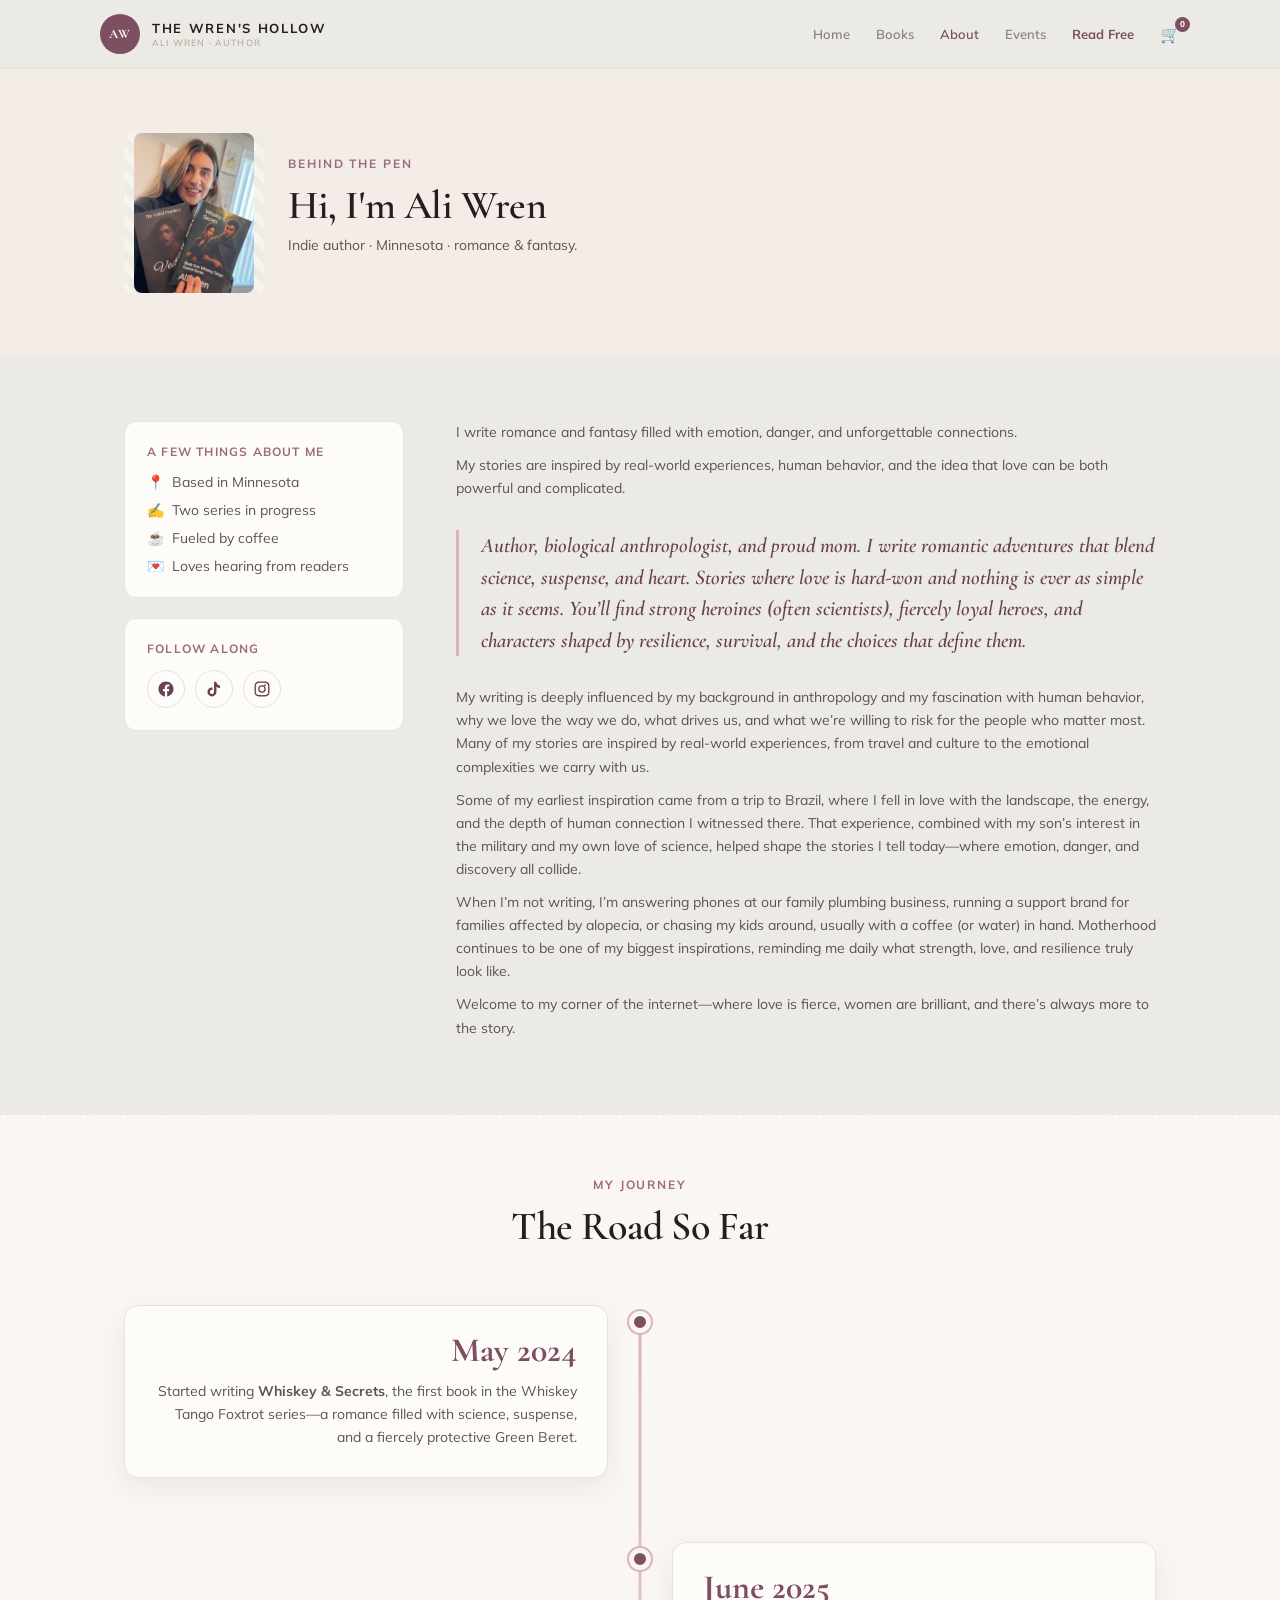
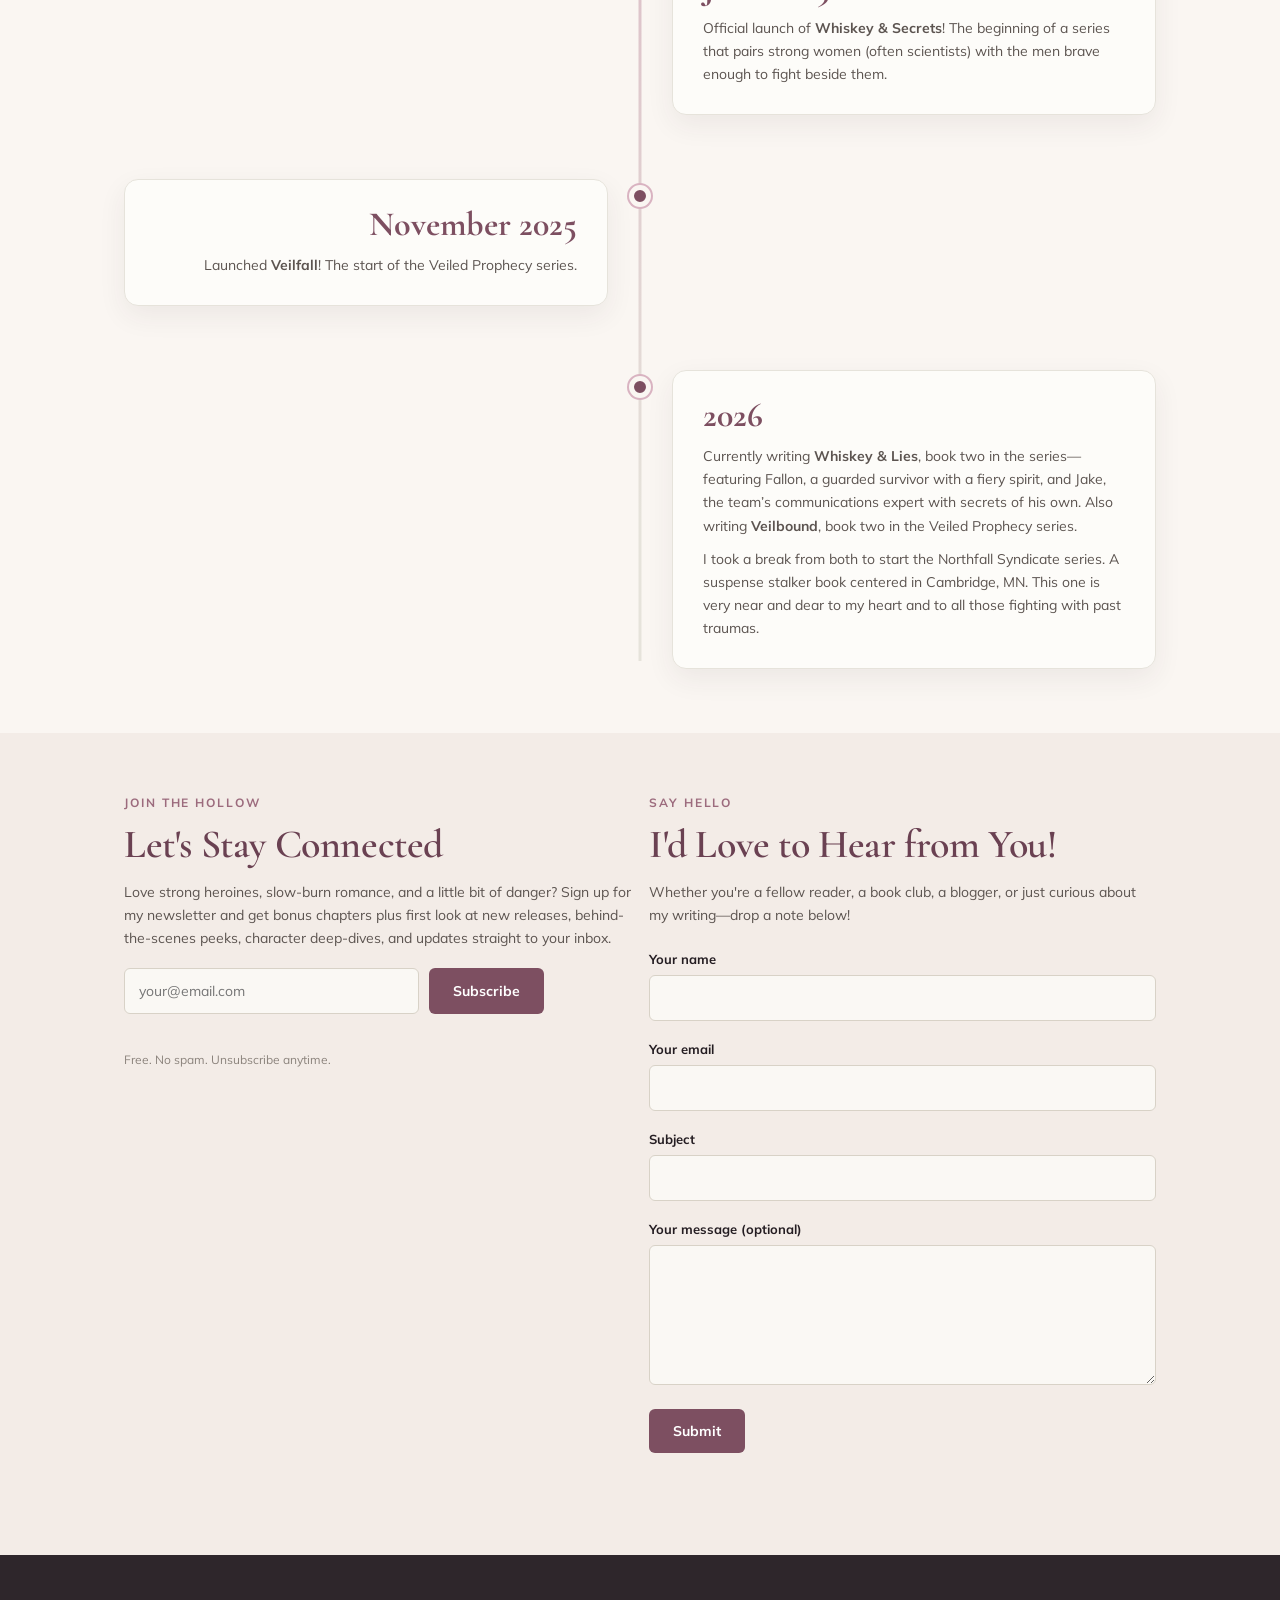
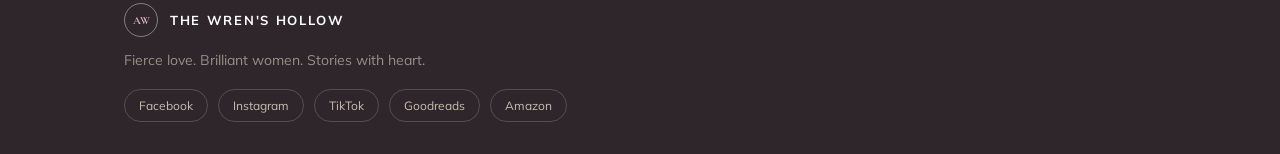
<file: site/about.html>
<!DOCTYPE html>
<html lang="en">
<head>
<meta charset="UTF-8">
<meta name="viewport" content="width=device-width, initial-scale=1.0">
<title>About — Behind the Pen — The Wren's Hollow</title>
<meta name="description" content="Meet Ali Wren, indie author from Minnesota writing romance and fantasy full of emotion, danger, and unforgettable connections.">
<link rel="preconnect" href="https://fonts.googleapis.com">
<link rel="preconnect" href="https://fonts.gstatic.com" crossorigin>
<link href="https://fonts.googleapis.com/css2?family=Cormorant+Garamond:wght@500;600;700&family=Mulish:wght@400;600;700;800&display=swap" rel="stylesheet">
<link rel="stylesheet" href="css/styles.css">
</head>
<body>
<a class="skip-link" href="#main">Skip to content</a>

<header class="site-header">
  <div class="wrap nav">
    <a class="nav__brand" href="index.html">
      <span class="nav__mark">AW</span>
      <span class="nav__word">
        <span class="nav__title">THE WREN'S HOLLOW</span>
        <span class="nav__sub">Ali Wren · Author</span>
      </span>
    </a>
    <button class="nav__toggle" id="navToggle" aria-expanded="false" aria-controls="navLinks" aria-label="Toggle menu">
      <span></span><span></span><span></span>
    </button>
    <nav class="nav__links" id="navLinks">
      <a class="nav__link" href="index.html">Home</a>
      <a class="nav__link" href="shop.html">Books</a>
      <a class="nav__link is-active" href="about.html">About</a>
      <a class="nav__link" href="events-appearances.html">Events</a>
      <a class="nav__link nav__link--cta" href="the-veiled-prophecy.html">Read Free</a>
      <a class="nav__link nav__cart" href="shop.html" aria-label="Cart">🛒<span class="nav__cart-count" id="cartCount">0</span></a>
    </nav>
  </div>
</header>

<main id="main">

  <section class="sec sec--cream2">
    <div class="wrap bio-row">
      <div class="ph-box"><img src="images/photos/ali-wren-portrait.jpg" alt="Ali Wren author portrait" style="width:140px;height:160px;object-fit:cover;border-radius:8px;"></div>
      <div>
        <p class="eyebrow">Behind the pen</p>
        <h1 class="h-lg">Hi, I'm Ali Wren</h1>
        <p class="txt" style="margin-top:6px;">Indie author · Minnesota · romance &amp; fantasy.</p>
      </div>
    </div>
  </section>

  <section class="sec">
    <div class="wrap about-columns">
      <aside class="about-columns__aside">
        <div class="aside-card">
          <h3>A few things about me</h3>
          <div class="aside-card__facts">
            <div><span class="ico">📍</span>Based in Minnesota</div>
            <div><span class="ico">✍️</span>Two series in progress</div>
            <div><span class="ico">☕</span>Fueled by coffee</div>
            <div><span class="ico">💌</span>Loves hearing from readers</div>
          </div>
        </div>
        <div class="aside-card">
          <h3>Follow along</h3>
          <div class="soc soc--light soc--icons">
            <a href="https://www.facebook.com/share/18DP2c832v/" target="_blank" rel="noopener" aria-label="Facebook">
              <svg viewBox="0 0 24 24" aria-hidden="true"><path d="M22 12.06C22 6.5 17.52 2 12 2S2 6.5 2 12.06c0 5.02 3.66 9.18 8.44 9.94v-7.03H7.9v-2.91h2.54V9.85c0-2.51 1.49-3.9 3.77-3.9 1.09 0 2.24.2 2.24.2v2.46H15.2c-1.24 0-1.63.77-1.63 1.56v1.89h2.78l-.44 2.91h-2.34V22c4.78-.76 8.44-4.92 8.44-9.94Z"/></svg>
              <span class="sr-only">Facebook</span>
            </a>
            <a href="https://www.tiktok.com/@aliwrenauthor" target="_blank" rel="noopener" aria-label="TikTok">
              <svg viewBox="0 0 24 24" aria-hidden="true"><path d="M16.6 5.82c-.9-.98-1.4-2.26-1.4-3.57h-3.15v13.7c0 1.55-1.26 2.8-2.8 2.8a2.8 2.8 0 0 1-2.8-2.8 2.8 2.8 0 0 1 2.8-2.8c.29 0 .57.04.83.13V9.94a6.02 6.02 0 0 0-.83-.06 6 6 0 0 0-6 6 6 6 0 0 0 6 6 6 6 0 0 0 6-6V8.98a8.3 8.3 0 0 0 4.85 1.56V7.4a4.8 4.8 0 0 1-3.5-1.58Z"/></svg>
              <span class="sr-only">TikTok</span>
            </a>
            <a href="https://www.instagram.com/aliwrenauthor" target="_blank" rel="noopener" aria-label="Instagram">
              <svg viewBox="0 0 24 24" aria-hidden="true"><path d="M12 2c-2.72 0-3.06.01-4.12.06-1.06.05-1.79.22-2.43.47-.66.26-1.22.6-1.77 1.16-.56.55-.9 1.11-1.16 1.77-.25.64-.42 1.37-.47 2.43C2 8.94 2 9.28 2 12s.01 3.06.06 4.12c.05 1.06.22 1.79.47 2.43.26.66.6 1.22 1.16 1.77.55.56 1.11.9 1.77 1.16.64.25 1.37.42 2.43.47C8.94 22 9.28 22 12 22s3.06-.01 4.12-.06c1.06-.05 1.79-.22 2.43-.47.66-.26 1.22-.6 1.77-1.16.56-.55.9-1.11 1.16-1.77.25-.64.42-1.37.47-2.43.05-1.06.06-1.4.06-4.12s-.01-3.06-.06-4.12c-.05-1.06-.22-1.79-.47-2.43a4.9 4.9 0 0 0-1.16-1.77 4.9 4.9 0 0 0-1.77-1.16c-.64-.25-1.37-.42-2.43-.47C15.06 2.01 14.72 2 12 2Zm0 1.8c2.67 0 2.99.01 4.04.06.98.04 1.5.2 1.86.34.47.18.8.4 1.15.75.35.35.57.68.75 1.15.14.36.3.88.34 1.86.05 1.05.06 1.37.06 4.04s-.01 2.99-.06 4.04c-.04.98-.2 1.5-.34 1.86-.18.47-.4.8-.75 1.15-.35.35-.68.57-1.15.75-.36.14-.88.3-1.86.34-1.05.05-1.37.06-4.04.06s-2.99-.01-4.04-.06c-.98-.04-1.5-.2-1.86-.34a3.1 3.1 0 0 1-1.15-.75 3.1 3.1 0 0 1-.75-1.15c-.14-.36-.3-.88-.34-1.86C3.81 14.99 3.8 14.67 3.8 12s.01-2.99.06-4.04c.04-.98.2-1.5.34-1.86.18-.47.4-.8.75-1.15.35-.35.68-.57 1.15-.75.36-.14.88-.3 1.86-.34C9.01 3.81 9.33 3.8 12 3.8Zm0 3.15a5.05 5.05 0 1 0 0 10.1 5.05 5.05 0 0 0 0-10.1Zm0 8.33a3.28 3.28 0 1 1 0-6.56 3.28 3.28 0 0 1 0 6.56Zm5.24-8.53a1.18 1.18 0 1 1-2.36 0 1.18 1.18 0 0 1 2.36 0Z"/></svg>
              <span class="sr-only">Instagram</span>
            </a>
          </div>
        </div>
      </aside>
      <div>
        <p class="txt">I write romance and fantasy filled with emotion, danger, and unforgettable connections.</p>
        <p class="txt">My stories are inspired by real-world experiences, human behavior, and the idea that love can be both powerful and complicated.</p>
        <p class="pull-quote">Author, biological anthropologist, and proud mom. I write romantic adventures that blend science, suspense, and heart. Stories where love is hard-won and nothing is ever as simple as it seems. You’ll find strong heroines (often scientists), fiercely loyal heroes, and characters shaped by resilience, survival, and the choices that define them.</p>
        <p class="txt">My writing is deeply influenced by my background in anthropology and my fascination with human behavior, why we love the way we do, what drives us, and what we’re willing to risk for the people who matter most. Many of my stories are inspired by real-world experiences, from travel and culture to the emotional complexities we carry with us.</p>
        <p class="txt">Some of my earliest inspiration came from a trip to Brazil, where I fell in love with the landscape, the energy, and the depth of human connection I witnessed there. That experience, combined with my son’s interest in the military and my own love of science, helped shape the stories I tell today—where emotion, danger, and discovery all collide.</p>
        <p class="txt">When I’m not writing, I’m answering phones at our family plumbing business, running a support brand for families affected by alopecia, or chasing my kids around, usually with a coffee (or water) in hand. Motherhood continues to be one of my biggest inspirations, reminding me daily what strength, love, and resilience truly look like.</p>
        <p class="txt">Welcome to my corner of the internet—where love is fierce, women are brilliant, and there’s always more to the story.</p>
      </div>
    </div>
  </section>

  <section class="sec sec--cream sec--dashed-top">
    <div class="wrap sec--center">
      <p class="eyebrow">My Journey</p>
      <h2 class="h-lg">The Road So Far</h2>
    </div>
    <div class="wrap">
      <div class="timeline">
        <div class="timeline__item">
          <div class="timeline__spacer"></div>
          <div class="timeline__node"></div>
          <div class="timeline__card">
            <p class="timeline__date">May 2024</p>
            <div class="timeline__content">
              <p class="txt">Started writing <strong>Whiskey &amp; Secrets</strong>, the first book in the Whiskey Tango Foxtrot series—a romance filled with science, suspense, and a fiercely protective Green Beret.</p>
            </div>
          </div>
        </div>
        <div class="timeline__item">
          <div class="timeline__card">
            <p class="timeline__date">June 2025</p>
            <div class="timeline__content">
              <p class="txt">Official launch of <strong>Whiskey &amp; Secrets</strong>! The beginning of a series that pairs strong women (often scientists) with the men brave enough to fight beside them.</p>
            </div>
          </div>
          <div class="timeline__node"></div>
          <div class="timeline__spacer"></div>
        </div>
        <div class="timeline__item">
          <div class="timeline__spacer"></div>
          <div class="timeline__node"></div>
          <div class="timeline__card">
            <p class="timeline__date">November 2025</p>
            <div class="timeline__content">
              <p class="txt">Launched <strong>Veilfall</strong>! The start of the Veiled Prophecy series.</p>
            </div>
          </div>
        </div>
        <div class="timeline__item">
          <div class="timeline__card">
            <p class="timeline__date">2026</p>
            <div class="timeline__content">
              <p class="txt">Currently writing <strong>Whiskey &amp; Lies</strong>, book two in the series—featuring Fallon, a guarded survivor with a fiery spirit, and Jake, the team’s communications expert with secrets of his own. Also writing <strong>Veilbound</strong>, book two in the Veiled Prophecy series.</p>
              <p class="txt">I took a break from both to start the Northfall Syndicate series. A suspense stalker book centered in Cambridge, MN. This one is very near and dear to my heart and to all those fighting with past traumas.</p>
            </div>
          </div>
          <div class="timeline__node"></div>
          <div class="timeline__spacer"></div>
        </div>
      </div>
    </div>
  </section>

  <section class="sec sec--cream2">
    <div class="wrap grid-2 contact-grid">
      <div>
        <p class="eyebrow">Join the Hollow</p>
        <h2 class="h-lg" style="color:var(--plum-deep);">Let's Stay Connected</h2>
        <p class="txt" style="margin-top:14px;">Love strong heroines, slow-burn romance, and a little bit of danger? Sign up for my newsletter and get bonus chapters plus first look at new releases, behind-the-scenes peeks, character deep-dives, and updates straight to your inbox.</p>
        <form class="newsletter-form" id="newsletterForm">
          <input class="field" type="email" placeholder="your@email.com" required aria-label="Email address">
          <button class="btn" type="submit">Subscribe</button>
        </form>
        <p class="form-status" id="newsletterStatus"></p>
        <p class="form-note">Free. No spam. Unsubscribe anytime.</p>
      </div>
      <div>
        <p class="eyebrow">Say hello</p>
        <h2 class="h-lg" style="color:var(--plum-deep);">I'd Love to Hear from You!</h2>
        <p class="txt" style="margin-top:14px;">Whether you're a fellow reader, a book club, a blogger, or just curious about my writing—drop a note below!</p>
        <form class="optin-form" id="contactForm">
          <div class="optin-row">
            <label class="optin-label" for="contactName">Your name</label>
            <input class="field" id="contactName" name="name" type="text" required autocomplete="name">
          </div>
          <div class="optin-row">
            <label class="optin-label" for="contactEmail">Your email</label>
            <input class="field" id="contactEmail" name="email" type="email" required autocomplete="email">
          </div>
          <div class="optin-row">
            <label class="optin-label" for="contactSubject">Subject</label>
            <input class="field" id="contactSubject" name="subject" type="text">
          </div>
          <div class="optin-row">
            <label class="optin-label" for="contactMessage">Your message (optional)</label>
            <textarea class="field" id="contactMessage" name="message" rows="5"></textarea>
          </div>
          <button class="btn" type="submit">Submit</button>
        </form>
        <p class="form-status" id="contactStatus"></p>
      </div>
    </div>
  </section>

</main>

<footer class="site-footer">
  <div class="wrap">
    <div class="footer-top">
      <span class="footer-mark">AW</span>
      <span class="nav__title" style="color:#fff;">THE WREN'S HOLLOW</span>
    </div>
    <p class="footer-tagline">Fierce love. Brilliant women. Stories with heart.</p>
    <div class="soc">
      <a href="https://www.facebook.com/share/18DP2c832v/" target="_blank" rel="noopener">Facebook</a>
      <a href="https://www.instagram.com/aliwrenauthor" target="_blank" rel="noopener">Instagram</a>
      <a href="https://www.tiktok.com/@aliwrenauthor" target="_blank" rel="noopener">TikTok</a>
      <a href="https://www.goodreads.com/author/show/14986224.Ali_Wren" target="_blank" rel="noopener">Goodreads</a>
      <a href="https://www.amazon.com/s?k=ali+wren+author" target="_blank" rel="noopener">Amazon</a>
    </div>
  </div>
</footer>

<script src="js/main.js"></script>
</body>
</html>
</file>
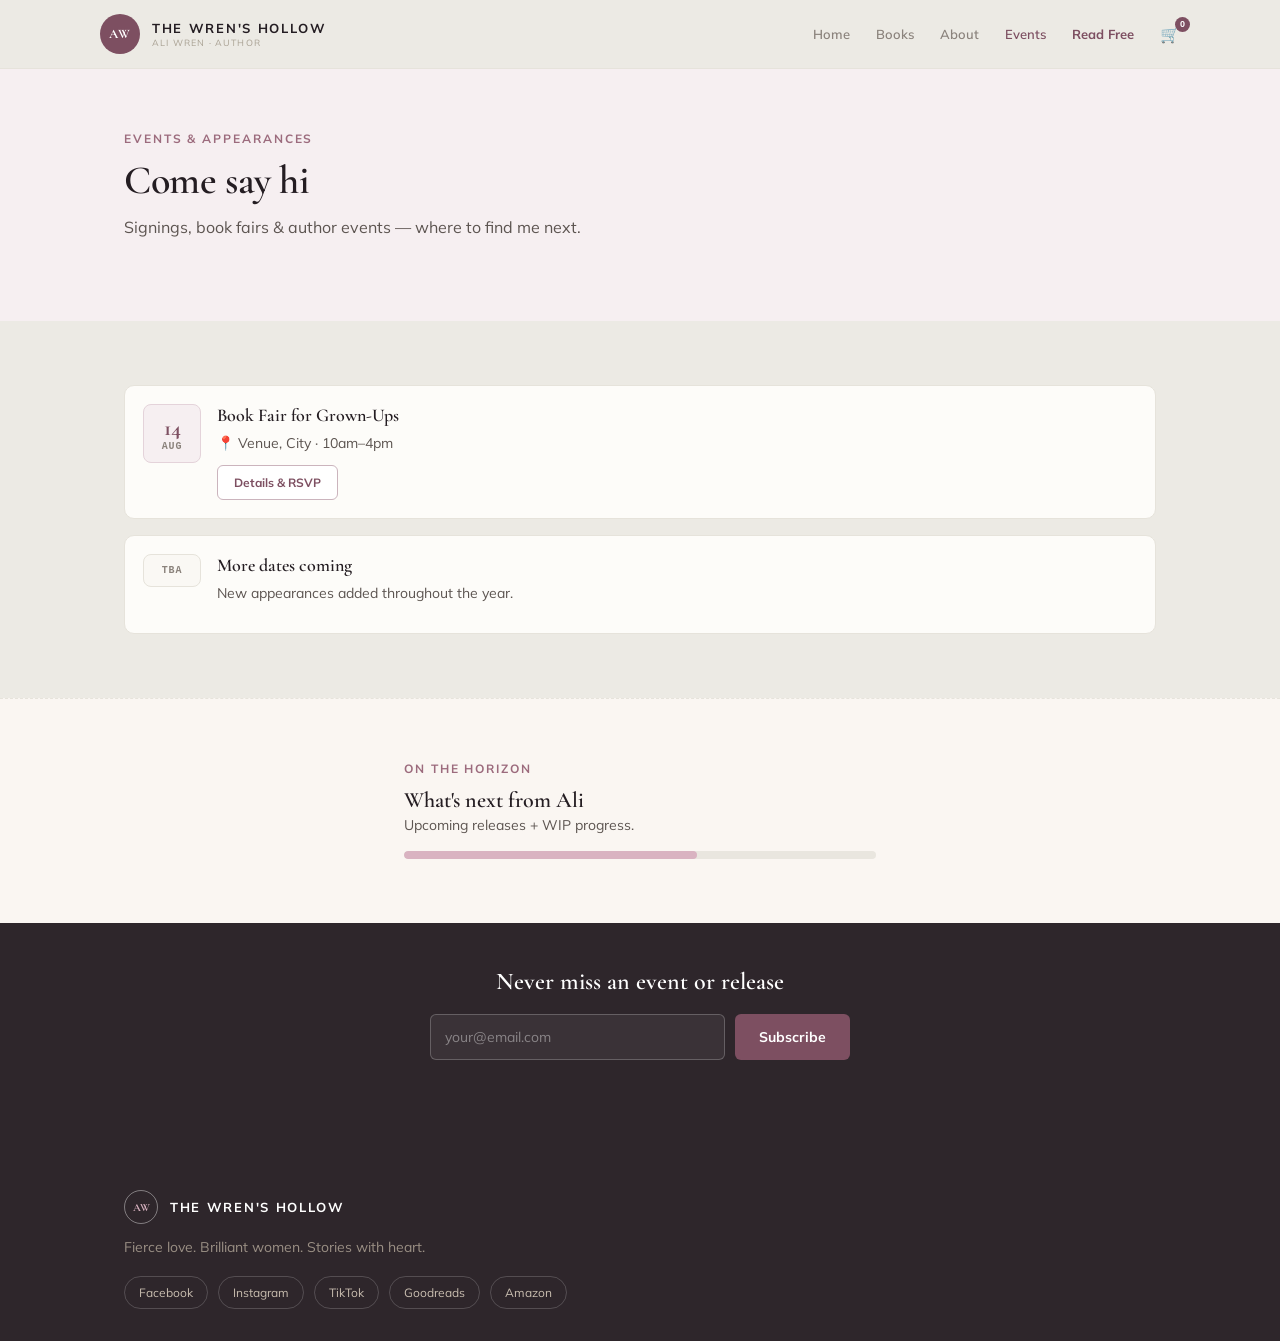
<file: site/events-appearances.html>
<!DOCTYPE html>
<html lang="en">
<head>
<meta charset="UTF-8">
<meta name="viewport" content="width=device-width, initial-scale=1.0">
<title>Events &amp; Appearances — The Wren's Hollow</title>
<meta name="description" content="Signings, book fairs, and author events — where to find Ali Wren next.">
<link rel="preconnect" href="https://fonts.googleapis.com">
<link rel="preconnect" href="https://fonts.gstatic.com" crossorigin>
<link href="https://fonts.googleapis.com/css2?family=Cormorant+Garamond:wght@500;600;700&family=Mulish:wght@400;600;700;800&display=swap" rel="stylesheet">
<link rel="stylesheet" href="css/styles.css">
</head>
<body>
<a class="skip-link" href="#main">Skip to content</a>

<header class="site-header">
  <div class="wrap nav">
    <a class="nav__brand" href="index.html">
      <span class="nav__mark">AW</span>
      <span class="nav__word">
        <span class="nav__title">THE WREN'S HOLLOW</span>
        <span class="nav__sub">Ali Wren · Author</span>
      </span>
    </a>
    <button class="nav__toggle" id="navToggle" aria-expanded="false" aria-controls="navLinks" aria-label="Toggle menu">
      <span></span><span></span><span></span>
    </button>
    <nav class="nav__links" id="navLinks">
      <a class="nav__link" href="index.html">Home</a>
      <a class="nav__link" href="shop.html">Books</a>
      <a class="nav__link" href="about.html">About</a>
      <a class="nav__link is-active" href="events-appearances.html">Events</a>
      <a class="nav__link nav__link--cta" href="the-veiled-prophecy.html">Read Free</a>
      <a class="nav__link nav__cart" href="shop.html" aria-label="Cart">🛒<span class="nav__cart-count" id="cartCount">0</span></a>
    </nav>
  </div>
</header>

<main id="main">

  <section class="sec sec--pink">
    <div class="wrap">
      <p class="eyebrow">Events &amp; appearances</p>
      <h1 class="h-lg">Come say hi</h1>
      <p class="lede" style="margin-top:12px;">Signings, book fairs &amp; author events — where to find me next.</p>
    </div>
  </section>

  <section class="sec">
    <div class="wrap">
      <div class="card event-card">
        <div class="event-date">
          <div class="event-date__day">14</div>
          <div class="event-date__mon">AUG</div>
        </div>
        <div>
          <h3>Book Fair for Grown-Ups</h3>
          <p class="txt">📍 Venue, City · 10am–4pm</p>
          <a class="btn btn--outline btn--sm" href="#">Details &amp; RSVP</a>
        </div>
      </div>
      <div class="card event-card">
        <div class="event-date event-date--tba">
          <div class="event-date__mon" style="color:var(--text-muted);">TBA</div>
        </div>
        <div>
          <h3>More dates coming</h3>
          <p class="txt">New appearances added throughout the year.</p>
        </div>
      </div>
    </div>
  </section>

  <section class="sec sec--cream sec--dashed-top">
    <div class="wrap" style="max-width:520px;">
      <p class="eyebrow">On the horizon</p>
      <h3 class="h-md">What's next from Ali</h3>
      <p class="txt">Upcoming releases + WIP progress.</p>
      <div class="progress-track"><div class="progress-fill" style="width:62%"></div></div>
    </div>
  </section>

  <section class="sec sec--tight sec--dark">
    <div class="wrap sec--center">
      <h2 class="h-md" style="color:#fff;">Never miss an event or release</h2>
      <form class="newsletter-form" id="newsletterForm" style="margin-left:auto;margin-right:auto;">
        <input class="field" type="email" placeholder="your@email.com" required aria-label="Email address">
        <button class="btn" type="submit">Subscribe</button>
      </form>
      <p class="form-status" id="newsletterStatus"></p>
    </div>
  </section>

</main>

<footer class="site-footer">
  <div class="wrap">
    <div class="footer-top">
      <span class="footer-mark">AW</span>
      <span class="nav__title" style="color:#fff;">THE WREN'S HOLLOW</span>
    </div>
    <p class="footer-tagline">Fierce love. Brilliant women. Stories with heart.</p>
    <div class="soc">
      <a href="https://www.facebook.com/share/18DP2c832v/" target="_blank" rel="noopener">Facebook</a>
      <a href="https://www.instagram.com/aliwrenauthor" target="_blank" rel="noopener">Instagram</a>
      <a href="https://www.tiktok.com/@aliwrenauthor" target="_blank" rel="noopener">TikTok</a>
      <a href="https://www.goodreads.com/author/show/14986224.Ali_Wren" target="_blank" rel="noopener">Goodreads</a>
      <a href="https://www.amazon.com/s?k=ali+wren+author" target="_blank" rel="noopener">Amazon</a>
    </div>
  </div>
</footer>

<script src="js/main.js"></script>
</body>
</html>
</file>
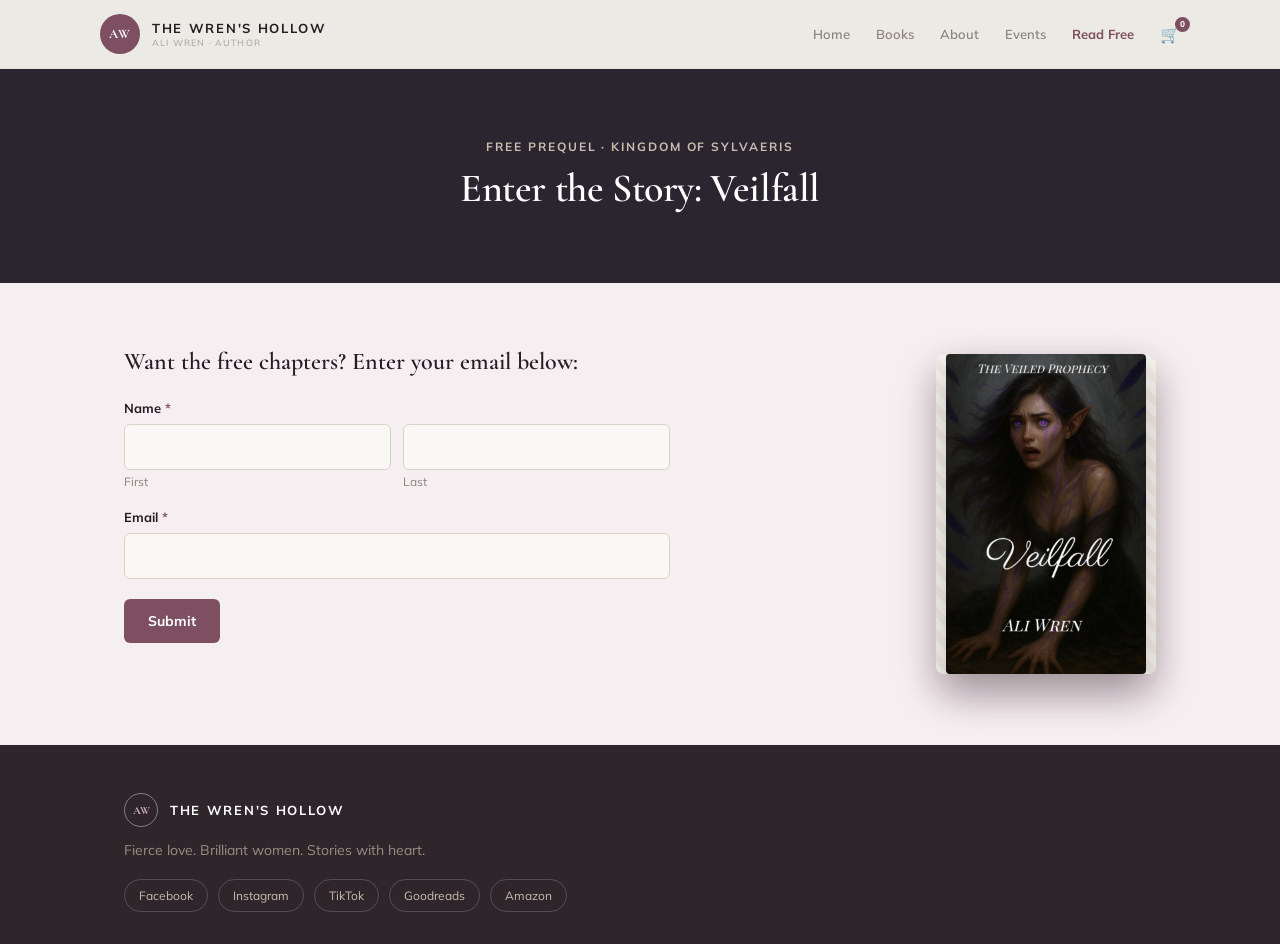
<file: site/veilfall.html>
<!DOCTYPE html>
<html lang="en">
<head>
<meta charset="UTF-8">
<meta name="viewport" content="width=device-width, initial-scale=1.0">
<title>Enter the Story: Veilfall — The Wren's Hollow</title>
<meta name="description" content="She thought she was human. The fae realm knows better. Get the free first chapters of Veilfall, delivered to your inbox.">
<link rel="preconnect" href="https://fonts.googleapis.com">
<link rel="preconnect" href="https://fonts.gstatic.com" crossorigin>
<link href="https://fonts.googleapis.com/css2?family=Cormorant+Garamond:wght@500;600;700&family=Mulish:wght@400;600;700;800&display=swap" rel="stylesheet">
<link rel="stylesheet" href="css/styles.css">
</head>
<body>
<a class="skip-link" href="#main">Skip to content</a>

<header class="site-header">
  <div class="wrap nav">
    <a class="nav__brand" href="index.html">
      <span class="nav__mark">AW</span>
      <span class="nav__word">
        <span class="nav__title">THE WREN'S HOLLOW</span>
        <span class="nav__sub">Ali Wren · Author</span>
      </span>
    </a>
    <button class="nav__toggle" id="navToggle" aria-expanded="false" aria-controls="navLinks" aria-label="Toggle menu">
      <span></span><span></span><span></span>
    </button>
    <nav class="nav__links" id="navLinks">
      <a class="nav__link" href="index.html">Home</a>
      <a class="nav__link" href="shop.html">Books</a>
      <a class="nav__link" href="about.html">About</a>
      <a class="nav__link" href="events-appearances.html">Events</a>
      <a class="nav__link nav__link--cta" href="the-veiled-prophecy.html">Read Free</a>
      <a class="nav__link nav__cart" href="shop.html" aria-label="Cart">🛒<span class="nav__cart-count" id="cartCount">0</span></a>
    </nav>
  </div>
</header>

<main id="main">

  <section class="sec--dark2 series-header">
    <div class="wrap" style="max-width:560px;">
      <p class="eyebrow eyebrow--on-dark">Free prequel · Kingdom of Sylvaeris</p>
      <h1 class="h-lg" style="color:#fff;">Enter the Story: Veilfall</h1>
    </div>
  </section>

  <section class="sec sec--pink">
    <div class="wrap hero">
      <div class="wh-fade">
        <h2 class="h-md">Want the free chapters? Enter your email below:</h2>
        <form class="optin-form" id="optinForm">
          <div class="optin-row">
            <label class="optin-label" for="optinFirst">Name <span class="req">*</span></label>
            <div class="optin-row__fields">
              <div class="optin-field">
                <input class="field" id="optinFirst" name="firstName" type="text" required autocomplete="given-name">
                <span class="optin-sublabel">First</span>
              </div>
              <div class="optin-field">
                <input class="field" id="optinLast" name="lastName" type="text" autocomplete="family-name">
                <span class="optin-sublabel">Last</span>
              </div>
            </div>
          </div>
          <div class="optin-row">
            <label class="optin-label" for="optinEmail">Email <span class="req">*</span></label>
            <input class="field" id="optinEmail" name="email" type="email" required autocomplete="email">
          </div>
          <button class="btn" type="submit">Submit</button>
        </form>
        <p class="form-status" id="optinStatus"></p>
      </div>
      <div class="hero__cover wh-fade" style="--delay:.1s">
        <div class="ph-box"><img src="images/covers/veilfall.jpg" alt="Veilfall book cover" style="width:220px;height:320px;object-fit:cover;box-shadow:0 18px 40px rgba(60,40,50,.28);border-radius:4px;"></div>
      </div>
    </div>
  </section>

</main>

<footer class="site-footer">
  <div class="wrap">
    <div class="footer-top">
      <span class="footer-mark">AW</span>
      <span class="nav__title" style="color:#fff;">THE WREN'S HOLLOW</span>
    </div>
    <p class="footer-tagline">Fierce love. Brilliant women. Stories with heart.</p>
    <div class="soc">
      <a href="https://www.facebook.com/share/18DP2c832v/" target="_blank" rel="noopener">Facebook</a>
      <a href="https://www.instagram.com/aliwrenauthor" target="_blank" rel="noopener">Instagram</a>
      <a href="https://www.tiktok.com/@aliwrenauthor" target="_blank" rel="noopener">TikTok</a>
      <a href="https://www.goodreads.com/author/show/14986224.Ali_Wren" target="_blank" rel="noopener">Goodreads</a>
      <a href="https://www.amazon.com/s?k=ali+wren+author" target="_blank" rel="noopener">Amazon</a>
    </div>
  </div>
</footer>

<script src="js/main.js"></script>
</body>
</html>
</file>
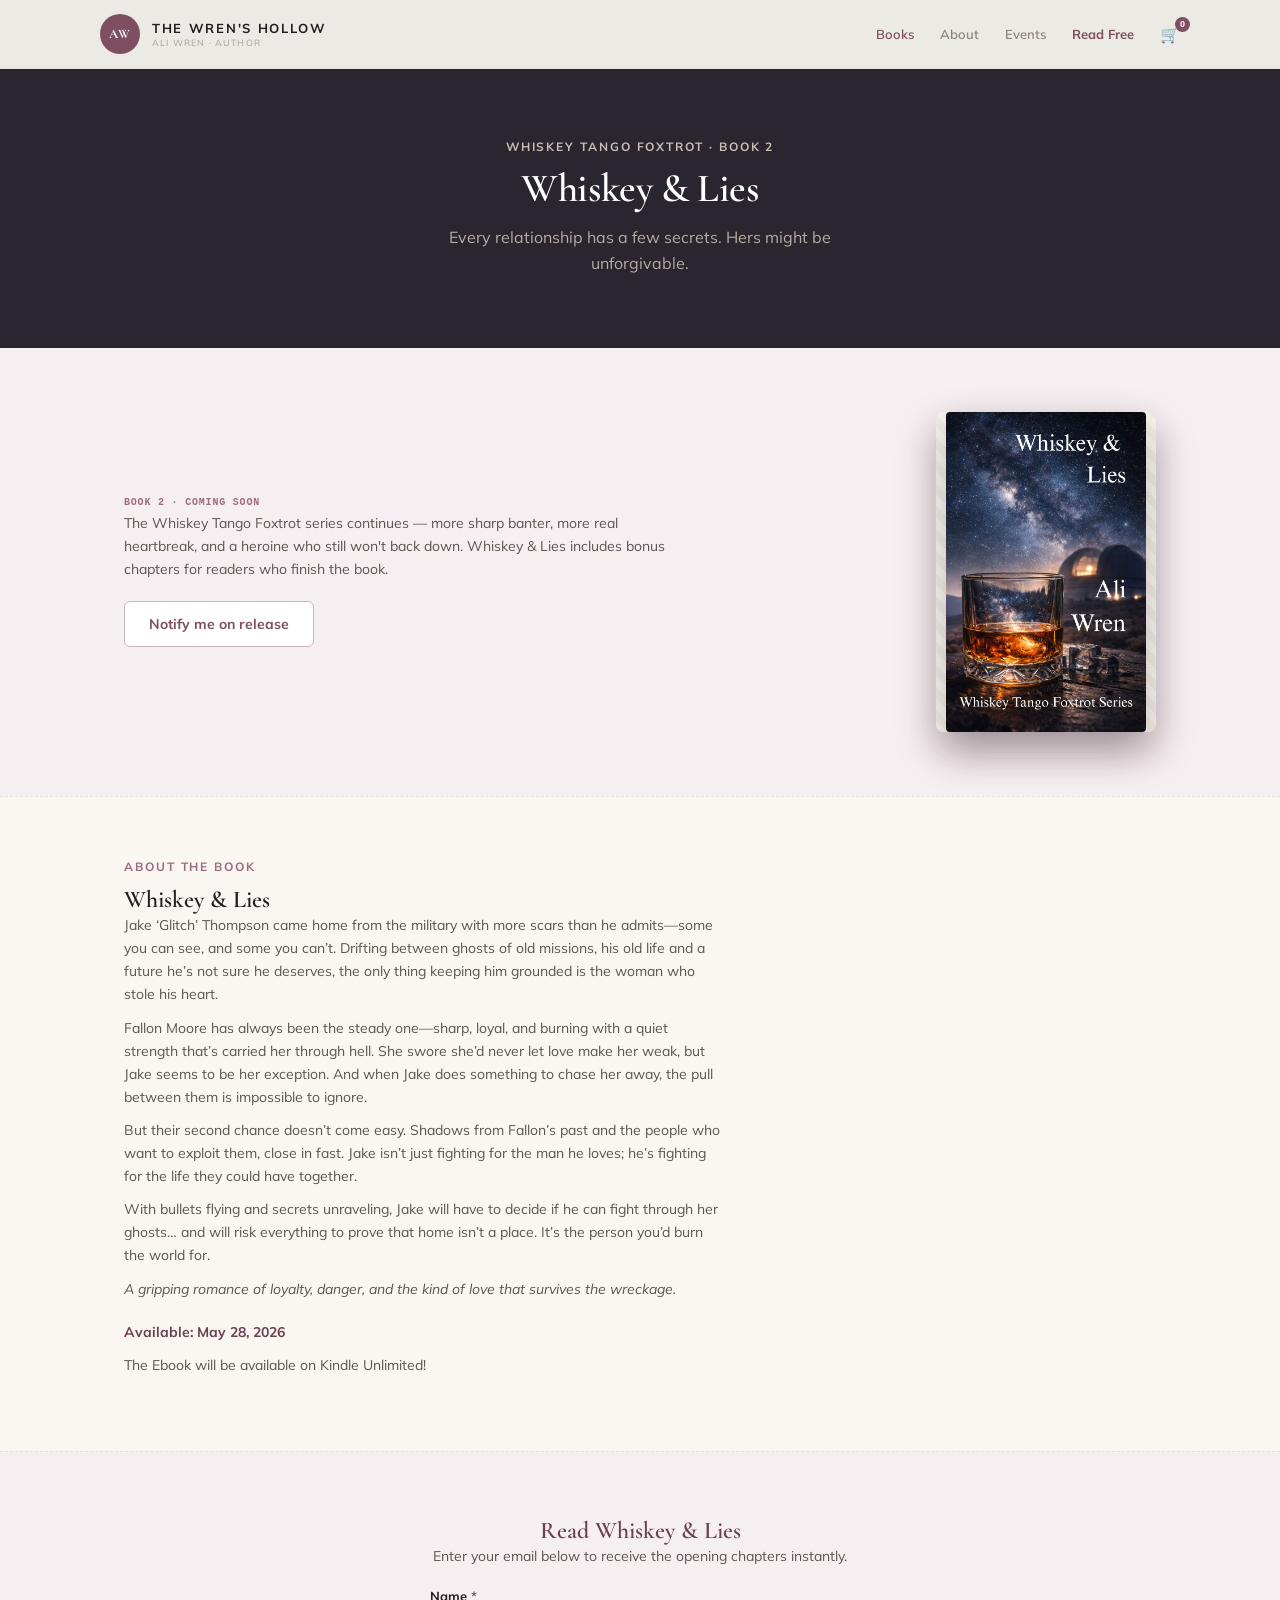
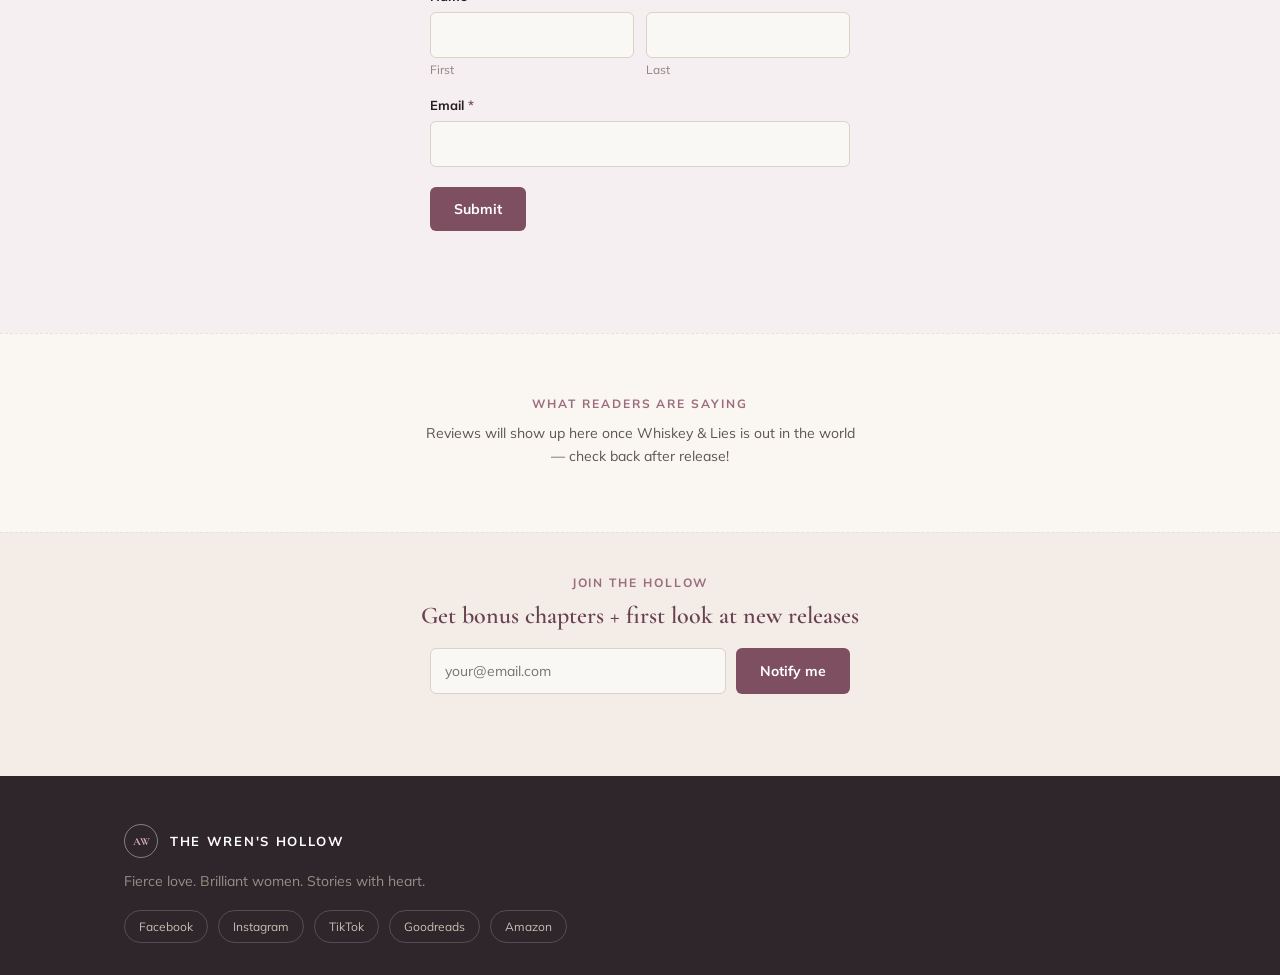
<file: site/whiskey-and-lies.html>
<!DOCTYPE html>
<html lang="en">
<head>
<meta charset="UTF-8">
<meta name="viewport" content="width=device-width, initial-scale=1.0">
<title>Whiskey &amp; Lies — The Wren's Hollow</title>
<meta name="description" content="Every relationship has a few secrets. Hers might be unforgivable. Whiskey &amp; Lies, Book 2 in the Whiskey Tango Foxtrot series by Ali Wren.">
<link rel="preconnect" href="https://fonts.googleapis.com">
<link rel="preconnect" href="https://fonts.gstatic.com" crossorigin>
<link href="https://fonts.googleapis.com/css2?family=Cormorant+Garamond:wght@500;600;700&family=Mulish:wght@400;600;700;800&display=swap" rel="stylesheet">
<link rel="stylesheet" href="css/styles.css">
</head>
<body>
<a class="skip-link" href="#main">Skip to content</a>

<header class="site-header">
  <div class="wrap nav">
    <a class="nav__brand" href="index.html">
      <span class="nav__mark">AW</span>
      <span class="nav__word">
        <span class="nav__title">THE WREN'S HOLLOW</span>
        <span class="nav__sub">Ali Wren · Author</span>
      </span>
    </a>
    <button class="nav__toggle" id="navToggle" aria-expanded="false" aria-controls="navLinks" aria-label="Toggle menu">
      <span></span><span></span><span></span>
    </button>
    <nav class="nav__links" id="navLinks">
      <a class="nav__link is-active" href="shop.html">Books</a>
      <a class="nav__link" href="about.html">About</a>
      <a class="nav__link" href="events-appearances.html">Events</a>
      <a class="nav__link nav__link--cta" href="the-veiled-prophecy.html">Read Free</a>
      <a class="nav__link nav__cart" href="shop.html" aria-label="Cart">🛒<span class="nav__cart-count" id="cartCount">0</span></a>
    </nav>
  </div>
</header>

<main id="main">

  <section class="sec--dark2 series-header">
    <div class="wrap" style="max-width:560px;">
      <p class="eyebrow eyebrow--on-dark">Whiskey Tango Foxtrot · Book 2</p>
      <h1 class="h-lg" style="color:#fff;">Whiskey &amp; Lies</h1>
      <p class="lede" style="margin:14px auto 0;">Every relationship has a few secrets. Hers might be unforgivable.</p>
    </div>
  </section>

  <section class="sec sec--pink">
    <div class="wrap hero">
      <div class="wh-fade">
        <p class="book-card__tag">Book 2 · Coming soon</p>
        <p class="txt">The Whiskey Tango Foxtrot series continues — more sharp banter, more real heartbreak, and a heroine who still won't back down. Whiskey &amp; Lies includes bonus chapters for readers who finish the book.</p>
        <div id="notifyHost" style="margin-top:20px;">
          <button class="btn btn--outline" type="button" data-notify="Whiskey &amp; Lies">Notify me on release</button>
        </div>
      </div>
      <div class="hero__cover wh-fade" style="--delay:.1s">
        <div class="ph-box"><img src="images/covers/whiskey-and-lies.jpg" alt="Whiskey &amp; Lies book cover" style="width:220px;height:320px;object-fit:cover;box-shadow:0 18px 40px rgba(60,40,50,.28);border-radius:4px;"></div>
      </div>
    </div>
  </section>

  <section class="sec sec--cream sec--dashed-top">
    <div class="wrap book-about">
      <p class="eyebrow">About the book</p>
      <h2 class="h-md">Whiskey &amp; Lies</h2>
      <p class="txt" style="max-width:600px;">Jake ‘Glitch’ Thompson came home from the military with more scars than he admits—some you can see, and some you can’t. Drifting between ghosts of old missions, his old life and a future he’s not sure he deserves, the only thing keeping him grounded is the woman who stole his heart.</p>
      <p class="txt" style="max-width:600px;">Fallon Moore has always been the steady one—sharp, loyal, and burning with a quiet strength that’s carried her through hell. She swore she’d never let love make her weak, but Jake seems to be her exception. And when Jake does something to chase her away, the pull between them is impossible to ignore.</p>
      <p class="txt" style="max-width:600px;">But their second chance doesn’t come easy. Shadows from Fallon’s past and the people who want to exploit them, close in fast. Jake isn’t just fighting for the man he loves; he’s fighting for the life they could have together.</p>
      <p class="txt" style="max-width:600px;">With bullets flying and secrets unraveling, Jake will have to decide if he can fight through her ghosts… and will risk everything to prove that home isn’t a place. It’s the person you’d burn the world for.</p>
      <p class="txt" style="max-width:600px;font-style:italic;">A gripping romance of loyalty, danger, and the kind of love that survives the wreckage.</p>
      <p class="txt" style="max-width:600px;margin-top:20px;font-weight:700;color:var(--plum-deep);">Available: May 28, 2026</p>
      <p class="txt" style="max-width:600px;">The Ebook will be available on Kindle Unlimited!</p>
    </div>
  </section>

  <section class="sec sec--pink sec--dashed-top">
    <div class="wrap sec--center">
      <h2 class="h-md" style="color:var(--plum-deep);">Read Whiskey &amp; Lies</h2>
      <p class="txt" style="max-width:440px;margin:0 auto 20px;">Enter your email below to receive the opening chapters instantly.</p>
      <form class="optin-form" id="optinForm" style="text-align:left;max-width:420px;margin:0 auto;">
        <div class="optin-row">
          <label class="optin-label" for="optinFirst">Name <span class="req">*</span></label>
          <div class="optin-row__fields">
            <div class="optin-field">
              <input class="field" id="optinFirst" name="firstName" type="text" required autocomplete="given-name">
              <span class="optin-sublabel">First</span>
            </div>
            <div class="optin-field">
              <input class="field" id="optinLast" name="lastName" type="text" autocomplete="family-name">
              <span class="optin-sublabel">Last</span>
            </div>
          </div>
        </div>
        <div class="optin-row">
          <label class="optin-label" for="optinEmail">Email <span class="req">*</span></label>
          <input class="field" id="optinEmail" name="email" type="email" required autocomplete="email">
        </div>
        <button class="btn" type="submit">Submit</button>
      </form>
      <p class="form-status" id="optinStatus"></p>
    </div>
  </section>

  <section class="sec sec--cream sec--dashed-top">
    <div class="wrap sec--center">
      <p class="eyebrow" style="margin-bottom:12px;">What readers are saying</p>
      <p class="txt" style="max-width:440px;margin:0 auto;">Reviews will show up here once Whiskey &amp; Lies is out in the world — check back after release!</p>
    </div>
  </section>

  <section class="sec sec--tight sec--cream2 sec--dashed-top">
    <div class="wrap sec--center">
      <p class="eyebrow">Join the Hollow</p>
      <h2 class="h-md" style="color:var(--plum-deep);">Get bonus chapters + first look at new releases</h2>
      <form class="newsletter-form" id="newsletterForm" style="margin-left:auto;margin-right:auto;">
        <input class="field" type="email" placeholder="your@email.com" required aria-label="Email address">
        <button class="btn" type="submit">Notify me</button>
      </form>
      <p class="form-status" id="newsletterStatus"></p>
    </div>
  </section>

</main>

<footer class="site-footer">
  <div class="wrap">
    <div class="footer-top">
      <span class="footer-mark">AW</span>
      <span class="nav__title" style="color:#fff;">THE WREN'S HOLLOW</span>
    </div>
    <p class="footer-tagline">Fierce love. Brilliant women. Stories with heart.</p>
    <div class="soc">
      <a href="https://www.facebook.com/share/18DP2c832v/" target="_blank" rel="noopener">Facebook</a>
      <a href="https://www.instagram.com/aliwrenauthor" target="_blank" rel="noopener">Instagram</a>
      <a href="https://www.tiktok.com/@aliwrenauthor" target="_blank" rel="noopener">TikTok</a>
      <a href="https://www.goodreads.com/author/show/14986224.Ali_Wren" target="_blank" rel="noopener">Goodreads</a>
      <a href="https://www.amazon.com/s?k=ali+wren+author" target="_blank" rel="noopener">Amazon</a>
    </div>
  </div>
</footer>

<script src="js/main.js"></script>
</body>
</html>
</file>
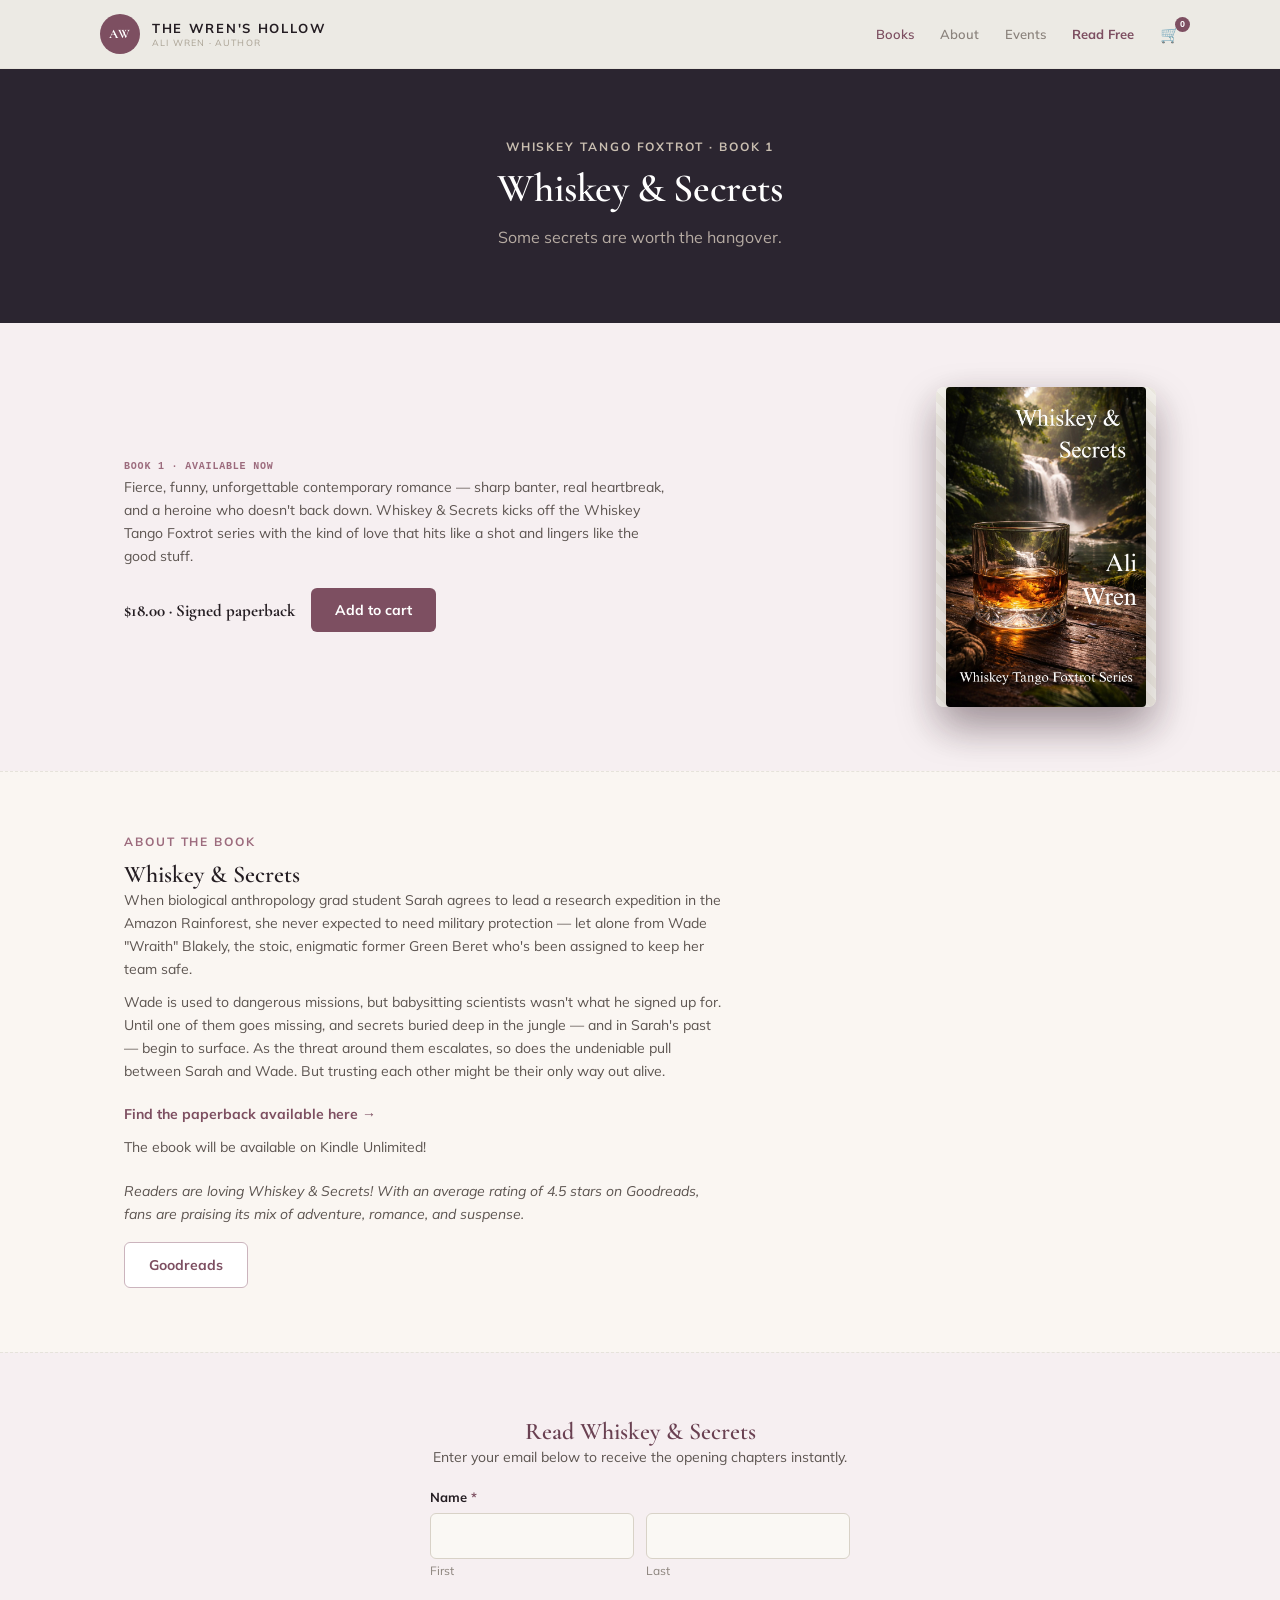
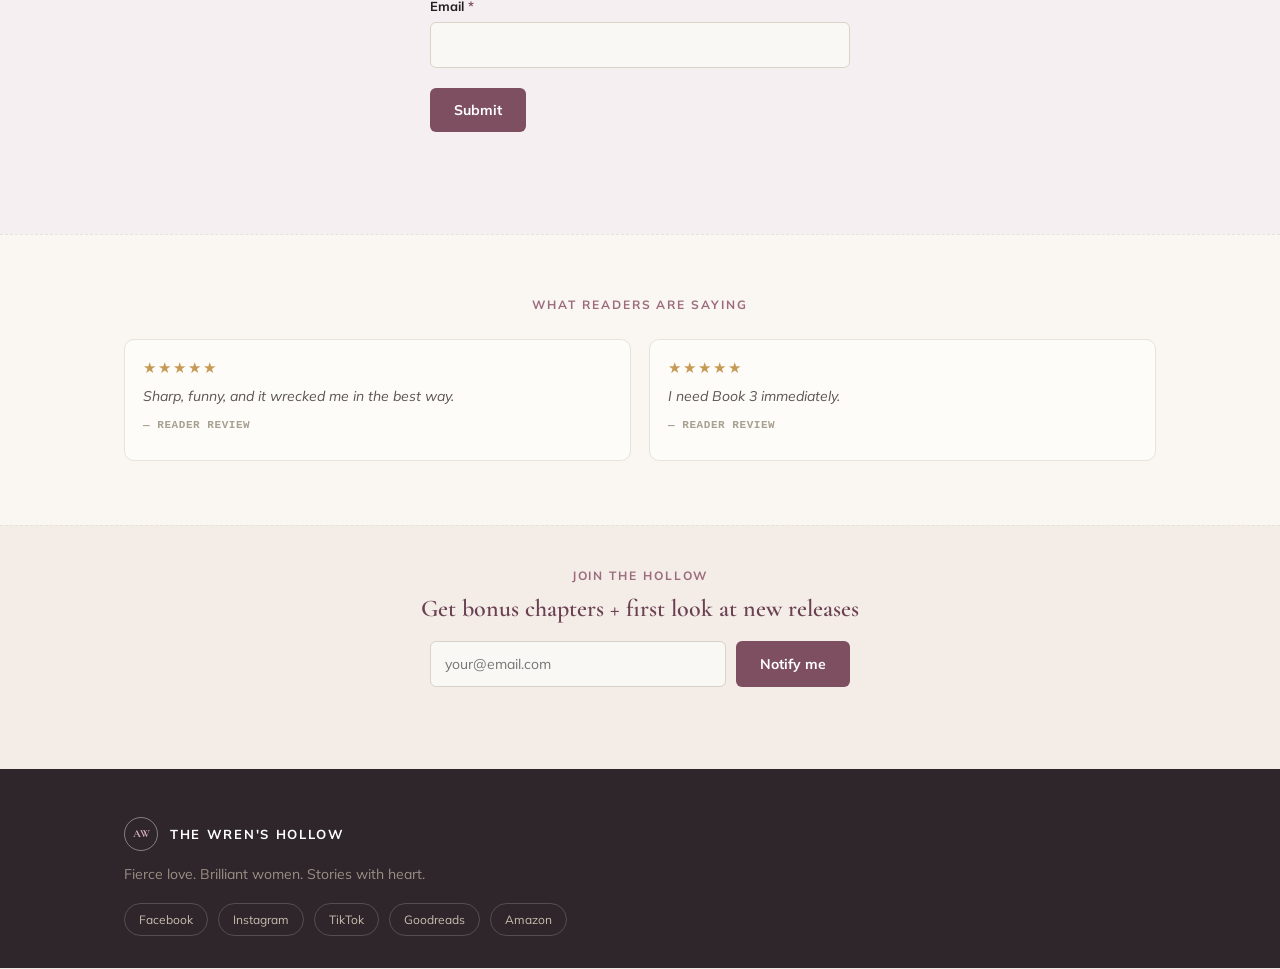
<file: site/whiskey-and-secrets.html>
<!DOCTYPE html>
<html lang="en">
<head>
<meta charset="UTF-8">
<meta name="viewport" content="width=device-width, initial-scale=1.0">
<title>Whiskey &amp; Secrets — The Wren's Hollow</title>
<meta name="description" content="Some secrets are worth the hangover. Whiskey &amp; Secrets, Book 1 in the Whiskey Tango Foxtrot series by Ali Wren — signed paperback available now.">
<link rel="preconnect" href="https://fonts.googleapis.com">
<link rel="preconnect" href="https://fonts.gstatic.com" crossorigin>
<link href="https://fonts.googleapis.com/css2?family=Cormorant+Garamond:wght@500;600;700&family=Mulish:wght@400;600;700;800&display=swap" rel="stylesheet">
<link rel="stylesheet" href="css/styles.css">
</head>
<body>
<a class="skip-link" href="#main">Skip to content</a>

<header class="site-header">
  <div class="wrap nav">
    <a class="nav__brand" href="index.html">
      <span class="nav__mark">AW</span>
      <span class="nav__word">
        <span class="nav__title">THE WREN'S HOLLOW</span>
        <span class="nav__sub">Ali Wren · Author</span>
      </span>
    </a>
    <button class="nav__toggle" id="navToggle" aria-expanded="false" aria-controls="navLinks" aria-label="Toggle menu">
      <span></span><span></span><span></span>
    </button>
    <nav class="nav__links" id="navLinks">
      <a class="nav__link is-active" href="shop.html">Books</a>
      <a class="nav__link" href="about.html">About</a>
      <a class="nav__link" href="events-appearances.html">Events</a>
      <a class="nav__link nav__link--cta" href="the-veiled-prophecy.html">Read Free</a>
      <a class="nav__link nav__cart" href="shop.html" aria-label="Cart">🛒<span class="nav__cart-count" id="cartCount">0</span></a>
    </nav>
  </div>
</header>

<main id="main">

  <section class="sec--dark2 series-header">
    <div class="wrap" style="max-width:560px;">
      <p class="eyebrow eyebrow--on-dark">Whiskey Tango Foxtrot · Book 1</p>
      <h1 class="h-lg" style="color:#fff;">Whiskey &amp; Secrets</h1>
      <p class="lede" style="margin:14px auto 0;">Some secrets are worth the hangover.</p>
    </div>
  </section>

  <section class="sec sec--pink">
    <div class="wrap hero">
      <div class="wh-fade">
        <p class="book-card__tag">Book 1 · Available now</p>
        <p class="txt">Fierce, funny, unforgettable contemporary romance — sharp banter, real heartbreak, and a heroine who doesn't back down. Whiskey &amp; Secrets kicks off the Whiskey Tango Foxtrot series with the kind of love that hits like a shot and lingers like the good stuff.</p>
        <div class="product-card__row" id="buy" style="justify-content:flex-start;gap:16px;margin-top:20px;">
          <span class="product-card__price">$18.00 · Signed paperback</span>
          <button class="btn" type="button" data-add-to-cart>Add to cart</button>
        </div>
      </div>
      <div class="hero__cover wh-fade" style="--delay:.1s">
        <div class="ph-box"><img src="images/covers/whiskey-and-secrets.jpg" alt="Whiskey &amp; Secrets book cover" style="width:220px;height:320px;object-fit:cover;box-shadow:0 18px 40px rgba(60,40,50,.28);border-radius:4px;"></div>
      </div>
    </div>
  </section>

  <section class="sec sec--cream sec--dashed-top">
    <div class="wrap book-about">
      <p class="eyebrow">About the book</p>
      <h2 class="h-md">Whiskey &amp; Secrets</h2>
      <p class="txt" style="max-width:600px;">When biological anthropology grad student Sarah agrees to lead a research expedition in the Amazon Rainforest, she never expected to need military protection — let alone from Wade "Wraith" Blakely, the stoic, enigmatic former Green Beret who's been assigned to keep her team safe.</p>
      <p class="txt" style="max-width:600px;">Wade is used to dangerous missions, but babysitting scientists wasn't what he signed up for. Until one of them goes missing, and secrets buried deep in the jungle — and in Sarah's past — begin to surface. As the threat around them escalates, so does the undeniable pull between Sarah and Wade. But trusting each other might be their only way out alive.</p>
      <p class="txt" style="max-width:600px;margin-top:20px;"><a href="#buy" style="color:var(--plum);font-weight:700;">Find the paperback available here →</a></p>
      <p class="txt" style="max-width:600px;">The ebook will be available on Kindle Unlimited!</p>
      <p class="txt" style="max-width:600px;font-style:italic;margin-top:20px;">Readers are loving Whiskey &amp; Secrets! With an average rating of 4.5 stars on Goodreads, fans are praising its mix of adventure, romance, and suspense.</p>
      <a class="btn btn--outline" href="https://www.goodreads.com/book/show/246550825-whiskey-secrets" target="_blank" rel="noopener" style="margin-top:6px;">Goodreads</a>
    </div>
  </section>

  <section class="sec sec--pink sec--dashed-top">
    <div class="wrap sec--center">
      <h2 class="h-md" style="color:var(--plum-deep);">Read Whiskey &amp; Secrets</h2>
      <p class="txt" style="max-width:440px;margin:0 auto 20px;">Enter your email below to receive the opening chapters instantly.</p>
      <form class="optin-form" id="optinForm" style="text-align:left;max-width:420px;margin:0 auto;">
        <div class="optin-row">
          <label class="optin-label" for="optinFirst">Name <span class="req">*</span></label>
          <div class="optin-row__fields">
            <div class="optin-field">
              <input class="field" id="optinFirst" name="firstName" type="text" required autocomplete="given-name">
              <span class="optin-sublabel">First</span>
            </div>
            <div class="optin-field">
              <input class="field" id="optinLast" name="lastName" type="text" autocomplete="family-name">
              <span class="optin-sublabel">Last</span>
            </div>
          </div>
        </div>
        <div class="optin-row">
          <label class="optin-label" for="optinEmail">Email <span class="req">*</span></label>
          <input class="field" id="optinEmail" name="email" type="email" required autocomplete="email">
        </div>
        <button class="btn" type="submit">Submit</button>
      </form>
      <p class="form-status" id="optinStatus"></p>
    </div>
  </section>

  <section class="sec sec--cream sec--dashed-top">
    <div class="wrap">
      <p class="eyebrow" style="text-align:center;margin-bottom:28px;">What readers are saying</p>
      <div class="grid-2">
        <div class="card review-card">
          <p class="stars">★★★★★</p>
          <p class="txt">Sharp, funny, and it wrecked me in the best way.</p>
          <p class="source">— Reader review</p>
        </div>
        <div class="card review-card">
          <p class="stars">★★★★★</p>
          <p class="txt">I need Book 3 immediately.</p>
          <p class="source">— Reader review</p>
        </div>
      </div>
    </div>
  </section>

  <section class="sec sec--tight sec--cream2 sec--dashed-top">
    <div class="wrap sec--center">
      <p class="eyebrow">Join the Hollow</p>
      <h2 class="h-md" style="color:var(--plum-deep);">Get bonus chapters + first look at new releases</h2>
      <form class="newsletter-form" id="newsletterForm" style="margin-left:auto;margin-right:auto;">
        <input class="field" type="email" placeholder="your@email.com" required aria-label="Email address">
        <button class="btn" type="submit">Notify me</button>
      </form>
      <p class="form-status" id="newsletterStatus"></p>
    </div>
  </section>

</main>

<footer class="site-footer">
  <div class="wrap">
    <div class="footer-top">
      <span class="footer-mark">AW</span>
      <span class="nav__title" style="color:#fff;">THE WREN'S HOLLOW</span>
    </div>
    <p class="footer-tagline">Fierce love. Brilliant women. Stories with heart.</p>
    <div class="soc">
      <a href="https://www.facebook.com/share/18DP2c832v/" target="_blank" rel="noopener">Facebook</a>
      <a href="https://www.instagram.com/aliwrenauthor" target="_blank" rel="noopener">Instagram</a>
      <a href="https://www.tiktok.com/@aliwrenauthor" target="_blank" rel="noopener">TikTok</a>
      <a href="https://www.goodreads.com/author/show/14986224.Ali_Wren" target="_blank" rel="noopener">Goodreads</a>
      <a href="https://www.amazon.com/s?k=ali+wren+author" target="_blank" rel="noopener">Amazon</a>
    </div>
  </div>
</footer>

<script src="js/main.js"></script>
</body>
</html>
</file>
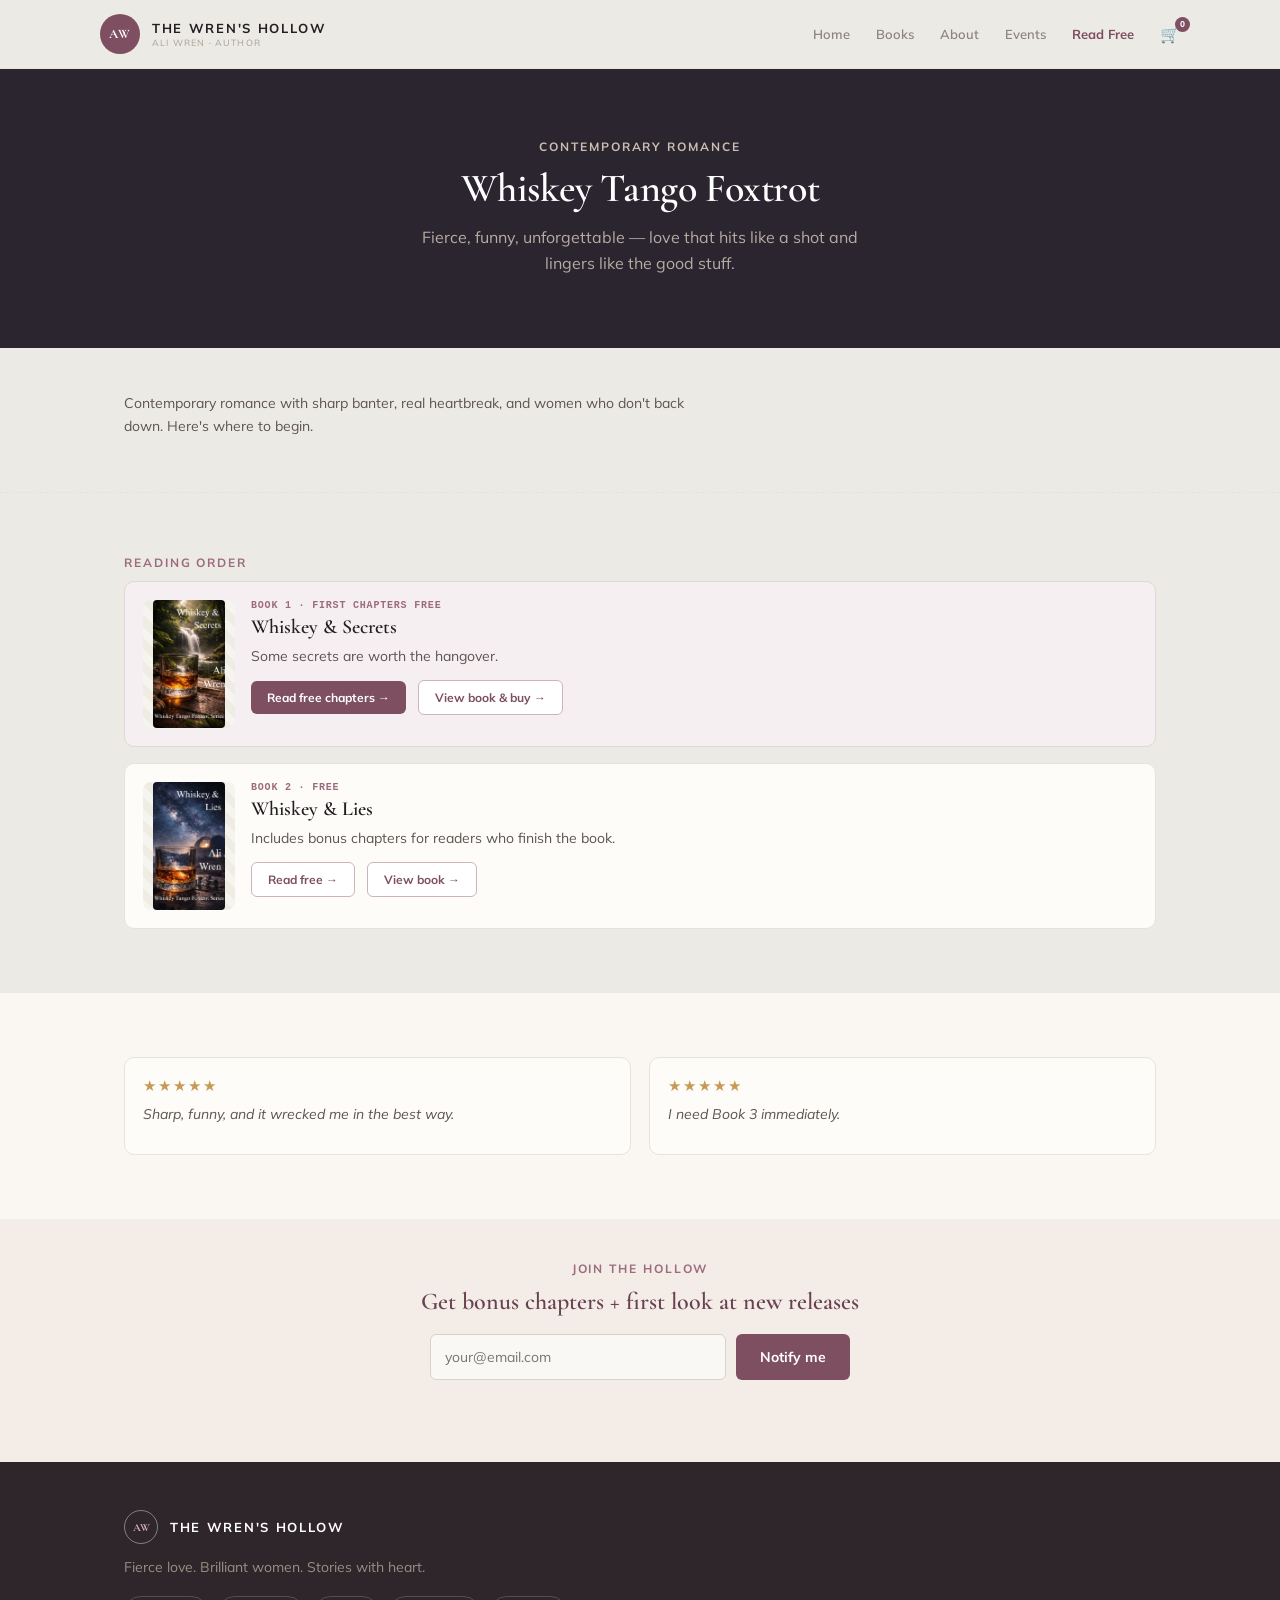
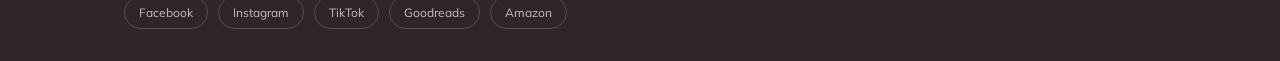
<file: site/whiskey-tango-foxtrot.html>
<!DOCTYPE html>
<html lang="en">
<head>
<meta charset="UTF-8">
<meta name="viewport" content="width=device-width, initial-scale=1.0">
<title>Whiskey Tango Foxtrot — The Wren's Hollow</title>
<meta name="description" content="Fierce, funny, unforgettable contemporary romance. Read the first chapters of Whiskey &amp; Secrets and Whiskey &amp; Lies free.">
<link rel="preconnect" href="https://fonts.googleapis.com">
<link rel="preconnect" href="https://fonts.gstatic.com" crossorigin>
<link href="https://fonts.googleapis.com/css2?family=Cormorant+Garamond:wght@500;600;700&family=Mulish:wght@400;600;700;800&display=swap" rel="stylesheet">
<link rel="stylesheet" href="css/styles.css">
</head>
<body>
<a class="skip-link" href="#main">Skip to content</a>

<header class="site-header">
  <div class="wrap nav">
    <a class="nav__brand" href="index.html">
      <span class="nav__mark">AW</span>
      <span class="nav__word">
        <span class="nav__title">THE WREN'S HOLLOW</span>
        <span class="nav__sub">Ali Wren · Author</span>
      </span>
    </a>
    <button class="nav__toggle" id="navToggle" aria-expanded="false" aria-controls="navLinks" aria-label="Toggle menu">
      <span></span><span></span><span></span>
    </button>
    <nav class="nav__links" id="navLinks">
      <a class="nav__link" href="index.html">Home</a>
      <a class="nav__link" href="shop.html">Books</a>
      <a class="nav__link" href="about.html">About</a>
      <a class="nav__link" href="events-appearances.html">Events</a>
      <a class="nav__link nav__link--cta" href="the-veiled-prophecy.html">Read Free</a>
      <a class="nav__link nav__cart" href="shop.html" aria-label="Cart">🛒<span class="nav__cart-count" id="cartCount">0</span></a>
    </nav>
  </div>
</header>

<main id="main">

  <section class="sec--dark2 series-header">
    <div class="wrap" style="max-width:560px;">
      <p class="eyebrow eyebrow--on-dark">Contemporary romance</p>
      <h1 class="h-lg" style="color:#fff;">Whiskey Tango Foxtrot</h1>
      <p class="lede" style="margin:14px auto 0;">Fierce, funny, unforgettable — love that hits like a shot and lingers like the good stuff.</p>
    </div>
  </section>

  <section class="sec sec--tight">
    <div class="wrap">
      <p class="txt" style="max-width:600px;">Contemporary romance with sharp banter, real heartbreak, and women who don't back down. Here's where to begin.</p>
    </div>
  </section>

  <section class="sec sec--dashed-top">
    <div class="wrap">
      <p class="eyebrow">Reading order</p>
      <div class="card book-card book-card--featured">
        <div class="ph-box"><img src="images/covers/whiskey-and-secrets.jpg" alt="Whiskey &amp; Secrets book cover" style="width:92px;height:128px;object-fit:cover;border-radius:4px;"></div>
        <div>
          <p class="book-card__tag">Book 1 · First chapters free</p>
          <h3>Whiskey &amp; Secrets</h3>
          <p class="txt">Some secrets are worth the hangover.</p>
          <a class="btn btn--sm" href="#read">Read free chapters →</a>
          <a class="btn btn--outline btn--sm" href="whiskey-and-secrets.html" style="margin-left:8px;">View book &amp; buy →</a>
        </div>
      </div>
      <div class="card book-card">
        <div class="ph-box"><img src="images/covers/whiskey-and-lies.jpg" alt="Whiskey &amp; Lies book cover" style="width:92px;height:128px;object-fit:cover;border-radius:4px;"></div>
        <div>
          <p class="book-card__tag">Book 2 · Free</p>
          <h3>Whiskey &amp; Lies</h3>
          <p class="txt">Includes bonus chapters for readers who finish the book.</p>
          <a class="btn btn--outline btn--sm" href="#read">Read free →</a>
          <a class="btn btn--outline btn--sm" href="whiskey-and-lies.html" style="margin-left:8px;">View book →</a>
        </div>
      </div>
    </div>
  </section>

  <section class="sec sec--cream">
    <div class="wrap grid-2">
      <div class="card review-card">
        <p class="stars">★★★★★</p>
        <p class="txt">Sharp, funny, and it wrecked me in the best way.</p>
      </div>
      <div class="card review-card">
        <p class="stars">★★★★★</p>
        <p class="txt">I need Book 3 immediately.</p>
      </div>
    </div>
  </section>

  <section class="sec sec--tight sec--cream2">
    <div class="wrap sec--center">
      <p class="eyebrow">Join the Hollow</p>
      <h2 class="h-md" style="color:var(--plum-deep);">Get bonus chapters + first look at new releases</h2>
      <form class="newsletter-form" id="newsletterForm" style="margin-left:auto;margin-right:auto;">
        <input class="field" type="email" placeholder="your@email.com" required aria-label="Email address">
        <button class="btn" type="submit">Notify me</button>
      </form>
      <p class="form-status" id="newsletterStatus"></p>
    </div>
  </section>

</main>

<footer class="site-footer">
  <div class="wrap">
    <div class="footer-top">
      <span class="footer-mark">AW</span>
      <span class="nav__title" style="color:#fff;">THE WREN'S HOLLOW</span>
    </div>
    <p class="footer-tagline">Fierce love. Brilliant women. Stories with heart.</p>
    <div class="soc">
      <a href="https://www.facebook.com/share/18DP2c832v/" target="_blank" rel="noopener">Facebook</a>
      <a href="https://www.instagram.com/aliwrenauthor" target="_blank" rel="noopener">Instagram</a>
      <a href="https://www.tiktok.com/@aliwrenauthor" target="_blank" rel="noopener">TikTok</a>
      <a href="https://www.goodreads.com/author/show/14986224.Ali_Wren" target="_blank" rel="noopener">Goodreads</a>
      <a href="https://www.amazon.com/s?k=ali+wren+author" target="_blank" rel="noopener">Amazon</a>
    </div>
  </div>
</footer>

<script src="js/main.js"></script>
</body>
</html>
</file>
<file: site/css/styles.css>
/* ============================================================
   The Wren's Hollow — Ali Wren Author Site
   Design tokens
   ============================================================ */
:root {
  /* Brand accent */
  --plum: #7d4f61;
  --plum-deep: #6a4152;
  --plum-tag: #9c6b7d;
  --plum-soft: #d9b3c1;

  /* Dark surfaces */
  --dark: #2e262b;
  --dark-2: #2b2530;

  /* Section tints */
  --tint-pink: #f6eff1;
  --tint-pink-border: #e4d3da;
  --tint-cream: #faf6f2;
  --tint-cream-2: #f3ece7;
  --page-bg: #eceae4;

  /* Text */
  --text-heading: #241d22;
  --text-heading-dark: #2e262b;
  --text-body: #5c5450;
  --text-muted: #8b837c;
  --text-muted-2: #a8a091;
  --text-on-dark: #c9beb0;
  --text-on-dark-muted: #9a8f84;

  /* Card / borders */
  --card-bg: #fdfcf9;
  --card-border: #e6e3db;
  --divider: #e6e3db;
  --field-bg: #faf8f4;
  --field-border: #d8d2c7;

  --star-gold: #c69a54;

  /* Type */
  --font-display: 'Cormorant Garamond', 'Georgia', serif;
  --font-body: 'Mulish', 'Segoe UI', sans-serif;

  --ease-standard: ease;
}

* { box-sizing: border-box; }

html { scroll-behavior: smooth; }

body {
  margin: 0;
  background: var(--page-bg);
  font-family: var(--font-body);
  color: var(--text-body);
  -webkit-font-smoothing: antialiased;
}

a { text-decoration: none; color: inherit; }
img { max-width: 100%; display: block; }
button { font-family: inherit; cursor: pointer; }
input { font-family: inherit; }
ul { margin: 0; padding: 0; list-style: none; }

h1, h2, h3 { margin: 0; font-family: var(--font-display); color: var(--text-heading); font-weight: 600; }

.skip-link {
  position: absolute;
  left: -999px;
  top: 0;
  background: var(--plum);
  color: #fff;
  padding: 10px 16px;
  z-index: 200;
  font-weight: 600;
}
.skip-link:focus { left: 0; }

@keyframes whFade {
  from { opacity: 0; transform: translateY(16px); }
  to   { opacity: 1; transform: none; }
}
.wh-fade { animation: whFade .7s var(--ease-standard) var(--delay, 0s) both; }
@media (prefers-reduced-motion: reduce) {
  .wh-fade { animation: none; opacity: 1; transform: none; }
  html { scroll-behavior: auto; }
}

.wrap { max-width: 1080px; margin: 0 auto; padding: 0 24px; }

.eyebrow {
  display: block;
  font: 700 12px/1 'Mulish', sans-serif;
  letter-spacing: .16em;
  text-transform: uppercase;
  color: var(--plum-tag);
  margin: 0 0 12px;
}
.eyebrow--on-dark { color: var(--plum-soft); }

/* ---------- Image placeholder (JS swaps missing <img> for this) ---------- */
.ph-box {
  display: flex;
  align-items: center;
  justify-content: center;
  text-align: center;
  background: repeating-linear-gradient(45deg, #f6f4ee, #f6f4ee 8px, #efece3 8px, #efece3 16px);
  color: var(--text-muted-2);
  font: 700 11px/1.4 ui-monospace, Menlo, monospace;
  letter-spacing: .04em;
  text-transform: uppercase;
  padding: 10px;
  border-radius: 8px;
}

/* ============================================================
   Header / Nav
   ============================================================ */
.site-header {
  position: sticky;
  top: 0;
  z-index: 100;
  background: rgba(236, 234, 228, .92);
  backdrop-filter: blur(8px);
  border-bottom: 1px solid var(--divider);
}
.nav {
  display: flex;
  align-items: center;
  justify-content: space-between;
  padding: 14px 0;
}
.nav__brand { display: flex; align-items: center; gap: 12px; }
.nav__mark {
  width: 40px; height: 40px; flex: none;
  border-radius: 50%;
  background: var(--plum);
  color: #fff;
  display: flex; align-items: center; justify-content: center;
  font: 700 13px var(--font-display);
  letter-spacing: .04em;
}
.nav__word { display: flex; flex-direction: column; gap: 2px; }
.nav__title { font: 700 13px/1.1 'Mulish', sans-serif; letter-spacing: .13em; color: var(--text-heading); }
.nav__sub { font: 400 9px/1 'Mulish', sans-serif; letter-spacing: .13em; text-transform: uppercase; color: var(--text-muted-2); }

.nav__links {
  display: flex;
  align-items: center;
  gap: 26px;
  font: 600 13px 'Mulish', sans-serif;
  color: var(--text-muted);
}
.nav__link:hover, .nav__link.is-active { color: var(--plum); }
.nav__link--cta { color: var(--plum); font-weight: 700; }
.nav__cart { font-size: 16px; position: relative; }
.nav__cart-count {
  position: absolute; top: -7px; right: -10px;
  background: var(--plum); color: #fff;
  font: 700 9px/1 sans-serif;
  border-radius: 50%;
  width: 15px; height: 15px;
  display: flex; align-items: center; justify-content: center;
}

.nav__toggle {
  display: none;
  flex-direction: column;
  gap: 4px;
  background: none;
  border: none;
  padding: 6px;
}
.nav__toggle span { width: 22px; height: 2px; background: var(--text-heading); border-radius: 2px; }

@media (max-width: 760px) {
  .nav__toggle { display: flex; }
  .nav__links {
    position: absolute;
    top: 100%; left: 0; right: 0;
    background: var(--page-bg);
    border-bottom: 1px solid var(--divider);
    flex-direction: column;
    align-items: flex-start;
    gap: 0;
    max-height: 0;
    overflow: hidden;
    transition: max-height .25s var(--ease-standard);
  }
  .nav__links.is-open { max-height: 320px; }
  .nav__links a, .nav__links span { padding: 12px 24px; width: 100%; }
  .nav__link { display: block; }
}

/* ============================================================
   Sections / tints
   ============================================================ */
.sec { padding: 64px 0; }
.sec--tight { padding: 44px 0; }
.sec--pink { background: var(--tint-pink); }
.sec--cream { background: var(--tint-cream); }
.sec--cream2 { background: var(--tint-cream-2); }
.sec--dark { background: var(--dark); color: var(--text-on-dark); }
.sec--dark2 { background: var(--dark-2); color: var(--text-on-dark); }
.sec--dashed-top { border-top: 1px dashed var(--divider); }
.sec--center { text-align: center; }

.sec--dark h2, .sec--dark h3, .sec--dark2 h2, .sec--dark2 h3 { color: #fff; }
.sec--dark p, .sec--dark2 p { color: var(--text-on-dark); }

.h-lg { font-size: clamp(28px, 4vw, 40px); line-height: 1.15; letter-spacing: -.01em; }
h3.h-md { font-size: 22px; line-height: 1.25; }
.lede { font-size: 16px; line-height: 1.6; color: var(--text-body); max-width: 480px; }
.sec--dark .lede, .sec--dark2 .lede { color: #b7aca3; }

.divider-label {
  text-align: center;
  padding: 12px;
  font: 700 11px ui-monospace, Menlo, monospace;
  letter-spacing: .14em;
  text-transform: uppercase;
  color: var(--text-muted-2);
  background: #f3f0e9;
  border-top: 1px solid var(--divider);
  border-bottom: 1px solid var(--divider);
}

/* ============================================================
   Buttons
   ============================================================ */
.btn {
  display: inline-flex;
  align-items: center;
  gap: 8px;
  padding: 13px 24px;
  border-radius: 6px;
  background: var(--plum);
  color: #fff;
  font: 700 14px 'Mulish', sans-serif;
  border: none;
  transition: background .2s var(--ease-standard);
}
.btn:hover { background: var(--plum-deep); }
.btn--outline { background: #fff; color: var(--plum); border: 1.5px solid #cbb4bd; }
.btn--outline:hover { background: var(--tint-pink); }
.btn--sm { padding: 9px 16px; font-size: 12px; }
.btn--dark-ol { background: transparent; color: #fff; border: 1.5px solid rgba(255,255,255,.4); }
.btn--dark-ol:hover { background: rgba(255,255,255,.08); }

.trust-line { font: 700 11px ui-monospace, Menlo, monospace; letter-spacing: .05em; color: var(--text-muted); margin-top: 16px; }
.stars { color: var(--star-gold); font-size: 15px; letter-spacing: 2px; }

/* ============================================================
   Hero
   ============================================================ */
.hero {
  display: grid;
  grid-template-columns: 1.1fr .9fr;
  gap: 40px;
  align-items: center;
}
.hero__cover { justify-self: end; }
.hero__cover .ph-box { width: 220px; height: 320px; box-shadow: 0 18px 40px rgba(60,40,50,.28); }
@media (max-width: 760px) {
  .hero { grid-template-columns: 1fr; text-align: center; }
  .hero__cover { justify-self: center; order: -1; }
  .lede { margin-left: auto; margin-right: auto; }
}

/* ============================================================
   Newsletter band
   ============================================================ */
.newsletter-form {
  display: flex;
  gap: 10px;
  margin-top: 18px;
  max-width: 420px;
}
.newsletter-form .field {
  flex: 1;
  border: 1px solid var(--field-border);
  border-radius: 6px;
  padding: 13px 14px;
  font-size: 14px;
  background: var(--field-bg);
  color: var(--text-heading);
}
.sec--dark .field, .sec--dark2 .field { background: rgba(255,255,255,.06); border-color: rgba(255,255,255,.22); color: #fff; }
.sec--dark .field::placeholder, .sec--dark2 .field::placeholder { color: rgba(255,255,255,.4); }
@media (max-width: 480px) { .newsletter-form { flex-direction: column; } }
.form-status { margin-top: 12px; font-size: 13px; color: var(--plum-soft); min-height: 1em; }
.sec:not(.sec--dark):not(.sec--dark2) .form-status { color: var(--plum); }
.form-note { margin-top: 8px; font-size: 12px; color: var(--text-muted); }
.sec--dark .form-note, .sec--dark2 .form-note { color: var(--text-on-dark-muted); }

/* ============================================================
   Opt-in form (lead-magnet pages, e.g. free-chapters signup)
   ============================================================ */
.optin-form { margin-top: 24px; }
.optin-row { margin-bottom: 20px; }
.optin-label { display: block; font: 700 13px 'Mulish', sans-serif; color: var(--text-heading); margin-bottom: 8px; }
.optin-label .req { color: var(--plum); }
.optin-row__fields { display: flex; gap: 12px; }
.optin-field { flex: 1; }
.optin-form .field { width: 100%; border: 1px solid var(--field-border); border-radius: 6px; padding: 13px 14px; font-size: 14px; background: var(--field-bg); color: var(--text-heading); }
.optin-sublabel { display: block; font-size: 12px; color: var(--text-muted); margin-top: 4px; }
@media (max-width: 480px) { .optin-row__fields { flex-direction: column; gap: 20px; } }
.optin-form textarea.field { min-height: 140px; resize: vertical; line-height: 1.5; }

/* ============================================================
   Contact section (About page "Let's stay connected")
   ============================================================ */
.contact-grid { gap: 48px; align-items: start; }
@media (max-width: 700px) { .contact-grid { gap: 36px; } }
.soc--light a { color: var(--plum-deep); border-color: var(--card-border); }
.soc--light a:hover { border-color: var(--plum); color: var(--plum); }

/* ============================================================
   Cards / grids
   ============================================================ */
.card {
  border: 1px solid var(--card-border);
  border-radius: 10px;
  padding: 18px;
  background: var(--card-bg);
}
.grid-2 { display: grid; grid-template-columns: 1fr 1fr; gap: 18px; }
@media (max-width: 700px) { .grid-2 { grid-template-columns: 1fr; } }

.book-card { display: flex; gap: 16px; align-items: flex-start; margin-bottom: 16px; }
.book-card:last-child { margin-bottom: 0; }
.book-card .ph-box { width: 92px; height: 128px; flex: none; }
.book-card--featured { background: var(--tint-pink); border-color: var(--tint-pink-border); }
.book-card__tag { font: 700 10px ui-monospace, Menlo, monospace; letter-spacing: .08em; text-transform: uppercase; color: var(--plum-tag); margin: 0 0 4px; }
.book-card h3 { font-size: 20px; margin-bottom: 6px; }
.book-card p.txt { margin-bottom: 12px; }

.txt { font-size: 14px; line-height: 1.65; color: var(--text-body); margin: 0 0 10px; }
.sec--dark .txt, .sec--dark2 .txt { color: var(--text-on-dark); }

.review-card p.stars { margin: 0 0 8px; }
.review-card p.txt { font-style: italic; }
.review-card .source { font: 700 11px ui-monospace, Menlo, monospace; letter-spacing: .05em; color: var(--text-muted-2); text-transform: uppercase; }

/* WIP progress bar */
.progress-track { height: 8px; border-radius: 4px; background: #e9e6df; margin-top: 14px; overflow: hidden; }
.sec--dark .progress-track, .sec--dark2 .progress-track { background: rgba(255,255,255,.12); }
.progress-fill { height: 100%; border-radius: 4px; background: var(--plum-soft); }

/* ============================================================
   Timeline (e.g. About page "My Journey") — alternating milestone cards
   ============================================================ */
.timeline { position: relative; margin-top: 56px; }
.timeline::before {
  content: '';
  position: absolute;
  left: 50%;
  top: 8px;
  bottom: 8px;
  width: 3px;
  background: linear-gradient(var(--plum-soft), var(--card-border) 85%);
  transform: translateX(-50%);
}
.timeline__item {
  position: relative;
  display: grid;
  grid-template-columns: 1fr 1fr;
  column-gap: 64px;
  margin-bottom: 64px;
}
.timeline__item:last-child { margin-bottom: 0; }
.timeline__node {
  position: absolute;
  left: 50%;
  top: 6px;
  transform: translateX(-50%);
  width: 22px;
  height: 22px;
  border-radius: 50%;
  background: var(--plum);
  border: 5px solid var(--tint-cream);
  box-shadow: 0 0 0 2px var(--plum-soft);
  z-index: 2;
}
.timeline__card {
  background: var(--card-bg);
  border: 1px solid var(--card-border);
  border-radius: 14px;
  padding: 28px 30px;
  box-shadow: 0 10px 28px rgba(60, 40, 50, .07);
}
.timeline__date {
  font: 700 34px var(--font-display);
  color: var(--plum);
  line-height: 1;
  margin: 0 0 12px;
}
.timeline__content .txt:last-child { margin-bottom: 0; }
.timeline__content .txt + .txt { margin-top: 10px; }

.timeline__item:nth-child(odd) .timeline__card { grid-column: 1; text-align: right; }
.timeline__item:nth-child(odd) .timeline__spacer { grid-column: 2; }
.timeline__item:nth-child(even) .timeline__spacer { grid-column: 1; }
.timeline__item:nth-child(even) .timeline__card { grid-column: 2; text-align: left; }

@media (max-width: 760px) {
  .timeline::before { left: 10px; }
  .timeline__item, .timeline__item:nth-child(even) { grid-template-columns: 1fr; column-gap: 0; margin-bottom: 40px; padding-left: 40px; }
  .timeline__item .timeline__spacer { display: none; }
  .timeline__item:nth-child(odd) .timeline__card,
  .timeline__item:nth-child(even) .timeline__card { grid-column: 1; text-align: left; }
  .timeline__node { left: 10px; top: 4px; }
  .timeline__date { font-size: 26px; }
  .timeline__card { padding: 22px 22px; }
}

/* ============================================================
   Pull quote
   ============================================================ */
.pull-quote {
  border-left: 3px solid var(--plum-soft);
  padding-left: 22px;
  margin: 30px 0;
  font: 600 21px/1.5 var(--font-display);
  color: var(--plum-deep);
  font-style: italic;
}

/* ============================================================
   Facts strip (horizontal chips)
   ============================================================ */
.facts-strip { display: flex; flex-wrap: wrap; gap: 12px; margin-top: 22px; }
.facts-strip .chip-fact {
  display: flex;
  align-items: center;
  gap: 8px;
  padding: 10px 16px;
  border-radius: 20px;
  background: var(--card-bg);
  border: 1px solid var(--card-border);
  font-size: 13px;
  color: var(--text-body);
  white-space: nowrap;
}

/* ============================================================
   About sidebar layout (aside + flowing content)
   ============================================================ */
.about-columns { display: grid; grid-template-columns: 280px 1fr; gap: 52px; align-items: start; }
@media (max-width: 780px) { .about-columns { grid-template-columns: 1fr; } }
.about-columns__aside { position: sticky; top: 24px; display: flex; flex-direction: column; gap: 20px; }
@media (max-width: 780px) { .about-columns__aside { position: static; } }
.aside-card { background: var(--card-bg); border: 1px solid var(--card-border); border-radius: 12px; padding: 22px; }
.aside-card h3 {
  font: 700 12px 'Mulish', sans-serif;
  letter-spacing: .1em;
  text-transform: uppercase;
  color: var(--plum-tag);
  margin-bottom: 14px;
}
.aside-card__facts { display: flex; flex-direction: column; gap: 10px; font-size: 14px; color: var(--text-body); }
.aside-card__facts span.ico { margin-right: 8px; }

/* ============================================================
   About teaser / bio row
   ============================================================ */
.bio-row { display: flex; align-items: center; gap: 24px; }
.bio-row .ph-box { width: 140px; height: 160px; flex: none; }
.ph-box--round { border-radius: 50%; }
@media (max-width: 600px) { .bio-row { flex-direction: column; text-align: center; } }

.fact-grid .card { display: flex; align-items: center; gap: 10px; font-size: 14px; }

/* ============================================================
   Series header
   ============================================================ */
.series-header { text-align: center; padding: 72px 0; }
.series-header .lede { margin: 0 auto; }

/* ============================================================
   Shop
   ============================================================ */
.chip-row { display: flex; gap: 10px; margin-bottom: 24px; flex-wrap: wrap; }
.chip {
  padding: 8px 16px;
  border: 1px solid var(--card-border);
  border-radius: 20px;
  font: 600 12px 'Mulish', sans-serif;
  color: var(--text-body);
  background: var(--field-bg);
  border: none;
}
.chip.is-active { background: var(--plum); color: #fff; }

.product-card .ph-box { height: 190px; margin-bottom: 12px; }
.product-card { opacity: 1; }
.product-card--soon { opacity: .68; }
.product-card h3 { font-size: 18px; margin-bottom: 4px; }
.product-card__row { display: flex; justify-content: space-between; align-items: center; margin-top: 14px; }
.product-card__price { font: 700 17px var(--font-display); color: var(--text-heading); }

/* ============================================================
   Events
   ============================================================ */
.event-card { display: flex; gap: 16px; align-items: flex-start; margin-bottom: 16px; }
.event-card:last-child { margin-bottom: 0; }
.event-date {
  flex: none;
  text-align: center;
  border: 1px solid var(--tint-pink-border);
  border-radius: 8px;
  padding: 10px 14px;
  background: var(--tint-pink);
  min-width: 58px;
}
.event-date--tba { border-color: var(--card-border); background: var(--field-bg); }
.event-date__day { font: 700 22px var(--font-display); color: var(--plum); }
.event-date__mon { font: 700 10px ui-monospace, Menlo, monospace; letter-spacing: .08em; color: var(--text-muted); }
.event-card h3 { font-size: 18px; margin-bottom: 6px; }

/* ============================================================
   Footer
   ============================================================ */
.site-footer { background: var(--dark); color: var(--text-on-dark); padding: 48px 0 32px; }
.footer-top { display: flex; align-items: center; gap: 12px; }
.footer-tagline { color: var(--text-on-dark-muted); font-size: 14px; margin: 14px 0 20px; max-width: 380px; }
.soc { display: flex; gap: 10px; flex-wrap: wrap; }
.soc a {
  padding: 8px 14px;
  border: 1px solid rgba(255,255,255,.18);
  border-radius: 20px;
  font-size: 12px;
  color: var(--text-on-dark);
  transition: border-color .2s var(--ease-standard), color .2s var(--ease-standard);
}
.soc a:hover { border-color: var(--plum-soft); color: var(--plum-soft); }
.footer-mark { width: 34px; height: 34px; border-radius: 50%; background: transparent; border: 1.5px solid rgba(255,255,255,.4); color: var(--plum-soft); display: flex; align-items: center; justify-content: center; font: 700 11px var(--font-display); flex: none; }

/* Icon-button variant (e.g. About page "Follow along") */
.soc--icons a {
  width: 38px;
  height: 38px;
  padding: 0;
  border-radius: 50%;
  display: flex;
  align-items: center;
  justify-content: center;
  border: 1px solid var(--card-border);
  color: var(--plum-deep);
}
.soc--icons a:hover { background: var(--plum); border-color: var(--plum); color: #fff; }
.soc--icons svg { width: 18px; height: 18px; fill: currentColor; }

.sr-only {
  position: absolute;
  width: 1px;
  height: 1px;
  padding: 0;
  margin: -1px;
  overflow: hidden;
  clip: rect(0, 0, 0, 0);
  white-space: nowrap;
  border: 0;
}
</file>
